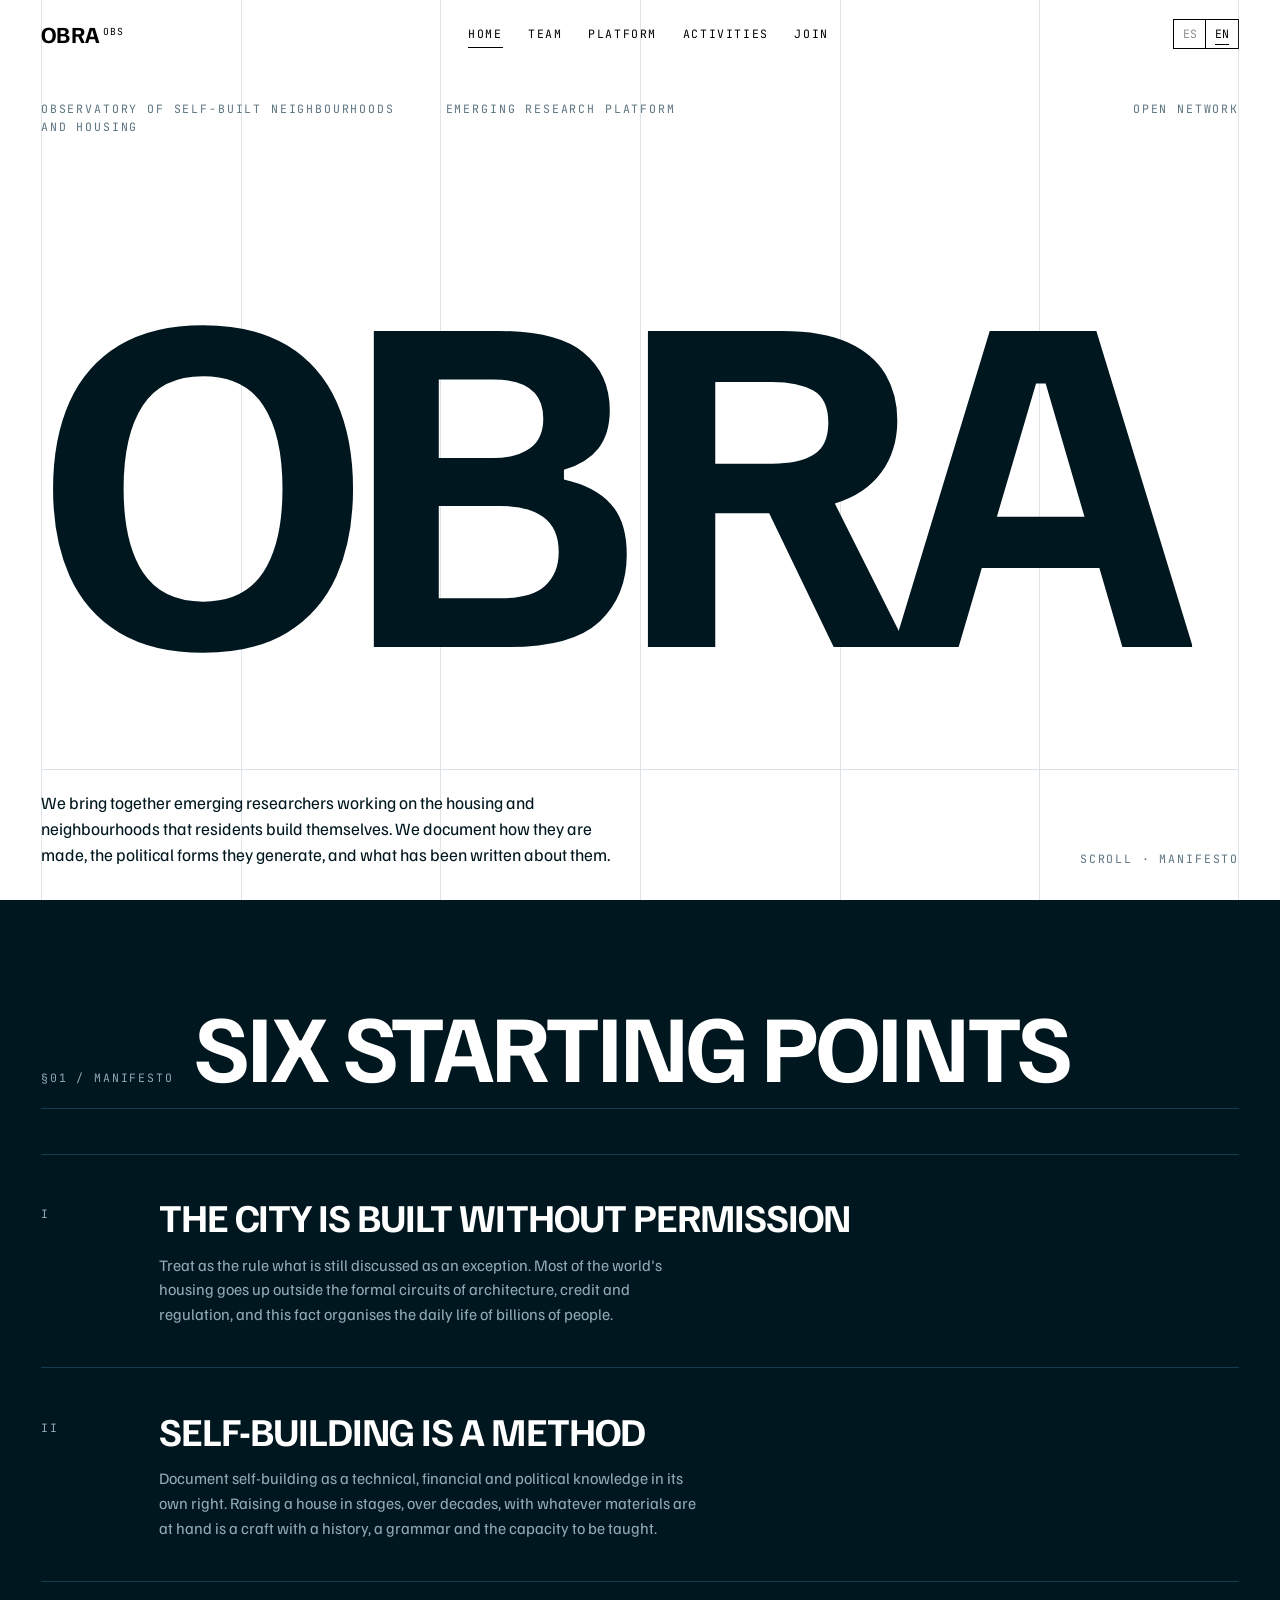
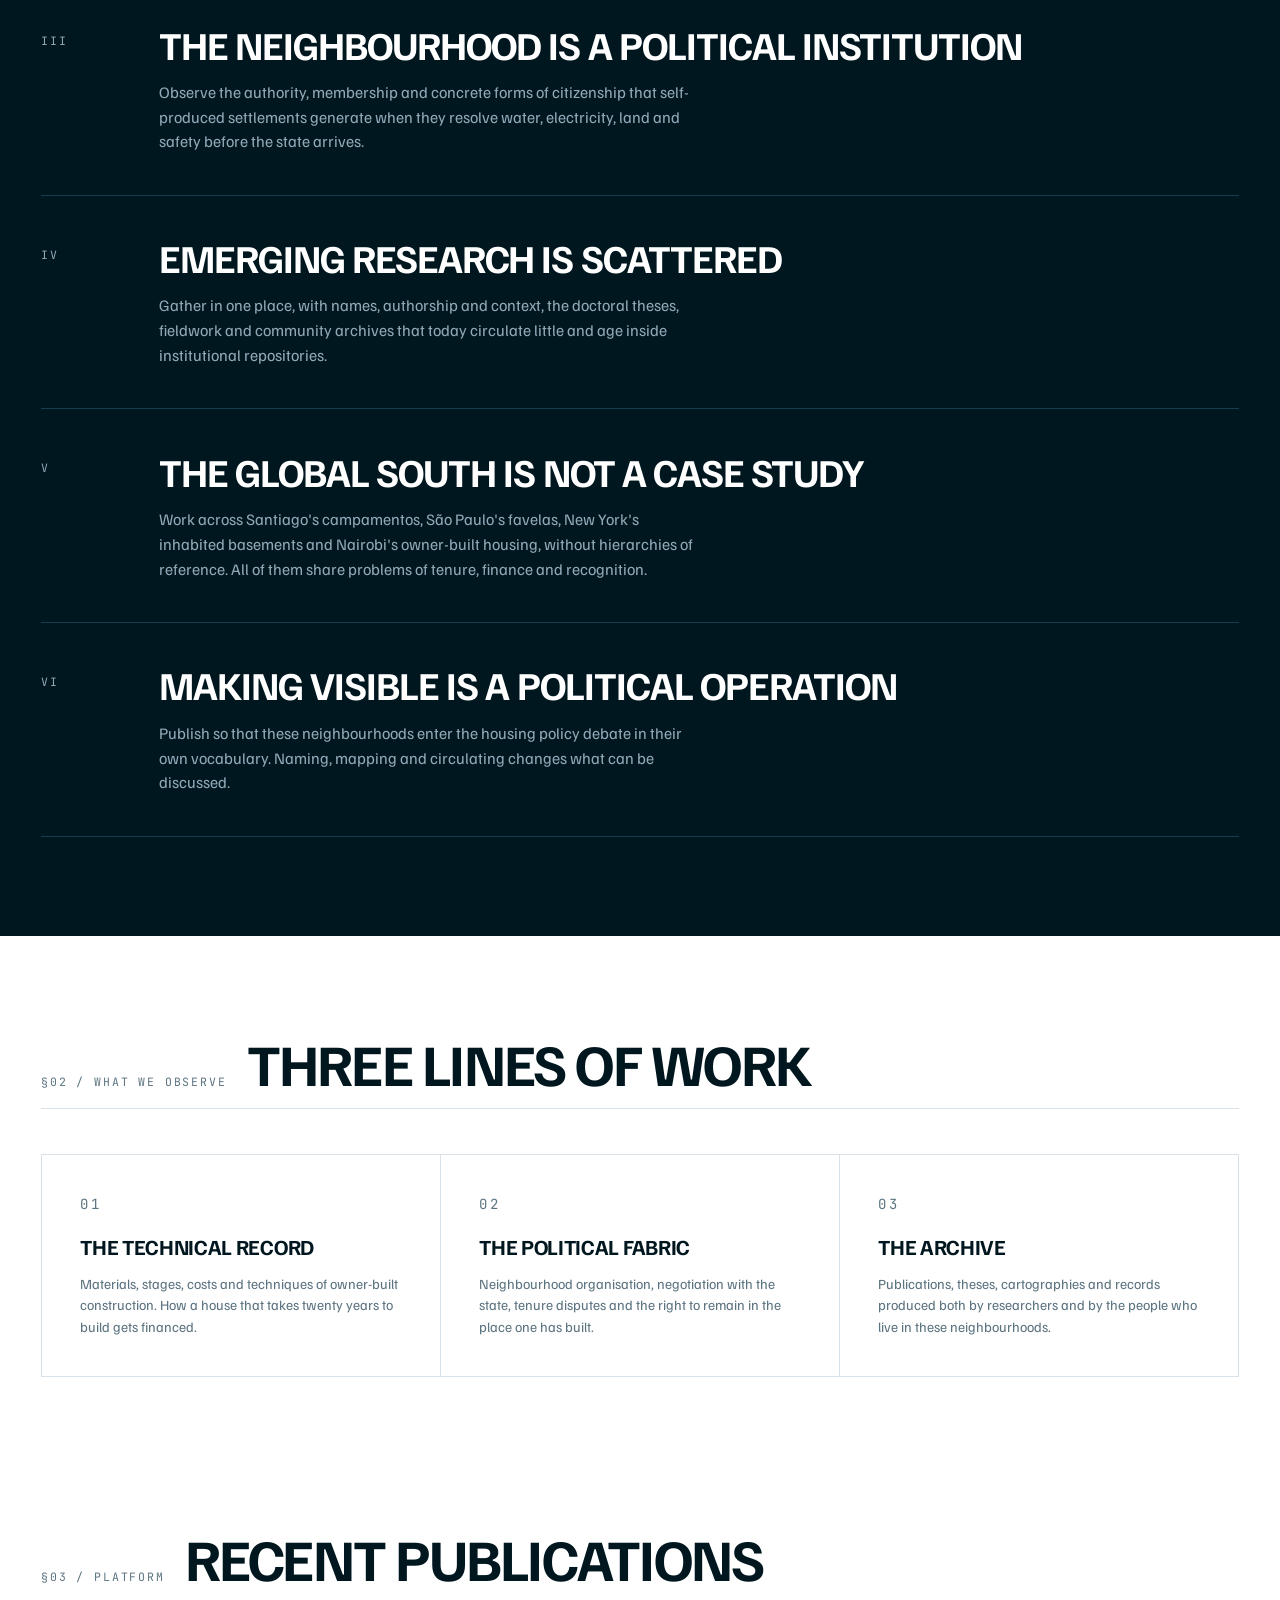
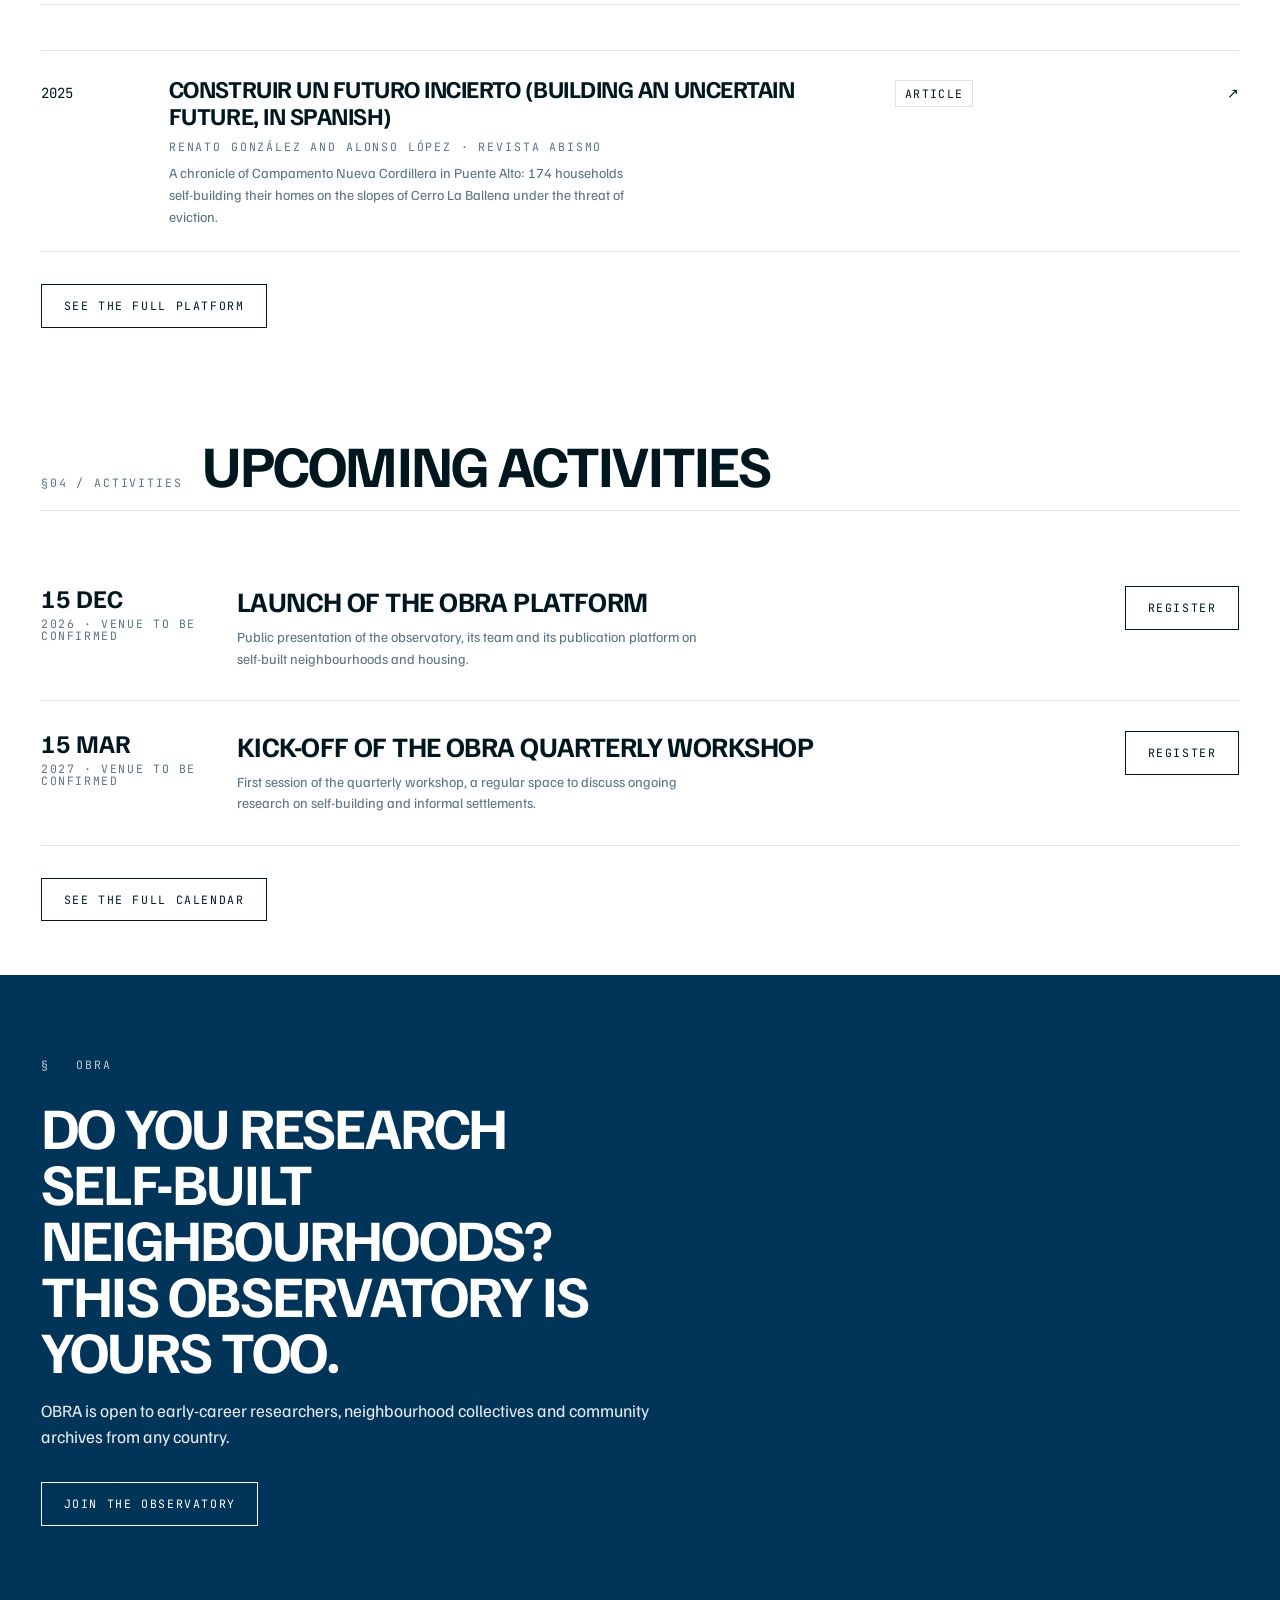
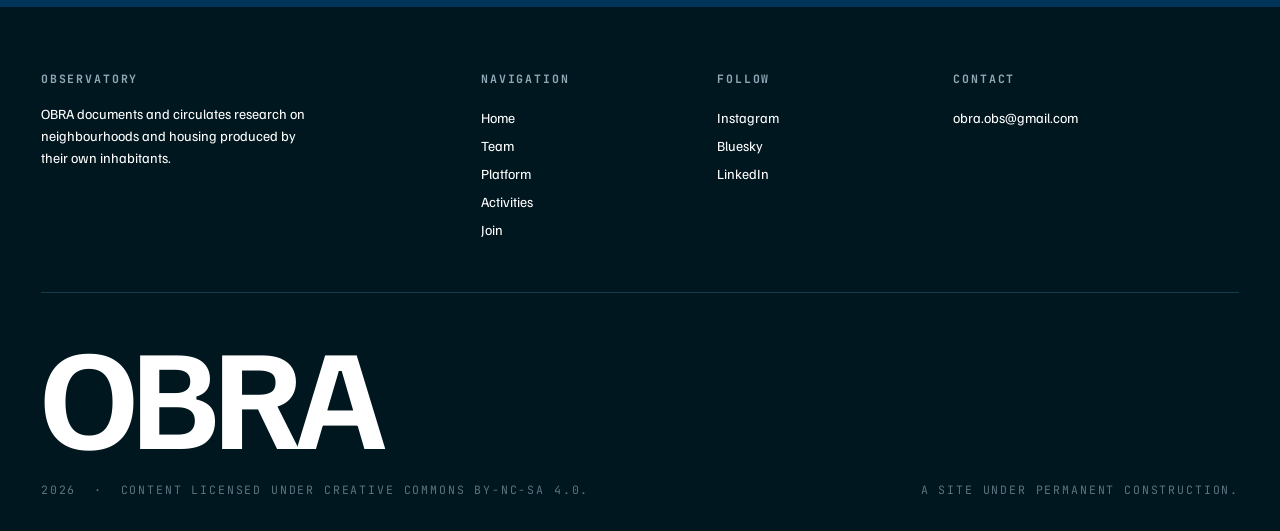
<file: index.html>
<!DOCTYPE html>
<html lang="es">
<head>
  <meta charset="utf-8">
  <meta name="viewport" content="width=device-width, initial-scale=1">
  <title>OBRA · Observatorio de Barrios y Residencias Autoconstruidas</title>
  <meta name="description" content="Plataforma de investigación emergente sobre viviendas y barrios autoproducidos por sus habitantes.">
  <meta name="theme-color" content="#00171F">
  <meta property="og:type" content="website">
  <meta property="og:title" content="OBRA · Observatorio de Barrios y Residencias Autoconstruidas">
  <meta property="og:description" content="Plataforma de investigación emergente sobre viviendas y barrios autoproducidos por sus habitantes.">
  <meta property="og:site_name" content="OBRA">
  <link rel="icon" href="data:image/svg+xml,%3Csvg xmlns=%27http://www.w3.org/2000/svg%27 viewBox=%270 0 100 100%27%3E%3Crect width=%27100%27 height=%27100%27 fill=%27%2300171F%27/%3E%3Ccircle cx=%2750%27 cy=%2750%27 r=%2726%27 fill=%27none%27 stroke=%27%23007EA7%27 stroke-width=%2712%27/%3E%3C/svg%3E">
  <link rel="preload" href="assets/fonts/familjen-grotesk-var.woff2" as="font" type="font/woff2" crossorigin>
  <link rel="preload" href="assets/fonts/jetbrains-mono-var.woff2" as="font" type="font/woff2" crossorigin>
  <link rel="stylesheet" href="assets/css/style.css">
</head>
<body data-page="home">
  <a class="skip-link" href="#main" data-i18n="skip">Ir al contenido</a>
  <div class="grid-lines" aria-hidden="true"><span></span><span></span><span></span><span></span><span></span><span></span></div>
  <header class="site-header">
    <div class="wrap">
      <a class="brand" href="index.html">Obra<sup>obs</sup></a>
      <nav class="nav" id="site-nav" data-open="false" aria-label="Principal">
        <a href="index.html" data-i18n="nav.home" aria-current="page">Inicio</a>
        <a href="equipo.html" data-i18n="nav.team">Equipo</a>
        <a href="plataforma.html" data-i18n="nav.platform">Plataforma</a>
        <a href="actividades.html" data-i18n="nav.activities">Actividades</a>
        <a href="unete.html" data-i18n="nav.join">Únete</a>
      </nav>
      <div class="header-tools">
        <div class="lang" role="group" aria-label="Idioma / Language">
          <button type="button" data-lang-btn="es" aria-pressed="true">ES</button>
          <button type="button" data-lang-btn="en" aria-pressed="false">EN</button>
        </div>
        <button class="nav-toggle" type="button" aria-expanded="false" aria-controls="site-nav" data-i18n="nav.menu">Menú</button>
      </div>
    </div>
  </header>
  <main id="main">

    <section class="hero wrap">
      <div class="hero__top">
        <p class="meta" data-i18n="hero.meta1"></p>
        <p class="meta" data-i18n="hero.meta2"></p>
        <p class="meta" data-i18n="hero.meta3"></p>
      </div>

      <h1 class="hero__type"><span>Obra</span></h1>

      <div class="hero__bottom">
        <p class="lede" data-i18n="hero.lede"></p>
        <p class="meta hero__scroll"><span data-i18n="hero.scroll"></span></p>
      </div>
    </section>

    <section class="section section--dark manifesto" id="manifiesto">
      <div class="wrap">
        <div class="section-head">
          <p class="meta" data-i18n="manifesto.label"></p>
          <h2 class="display h-xxl" data-i18n="manifesto.title"></h2>
        </div>

        <div class="thesis" data-reveal>
          <p class="thesis__num">I</p>
          <div><h3 data-i18n="m1.h"></h3><p data-i18n="m1.p"></p></div>
        </div>
        <div class="thesis" data-reveal>
          <p class="thesis__num">II</p>
          <div><h3 data-i18n="m2.h"></h3><p data-i18n="m2.p"></p></div>
        </div>
        <div class="thesis" data-reveal>
          <p class="thesis__num">III</p>
          <div><h3 data-i18n="m3.h"></h3><p data-i18n="m3.p"></p></div>
        </div>
        <div class="thesis" data-reveal>
          <p class="thesis__num">IV</p>
          <div><h3 data-i18n="m4.h"></h3><p data-i18n="m4.p"></p></div>
        </div>
        <div class="thesis" data-reveal>
          <p class="thesis__num">V</p>
          <div><h3 data-i18n="m5.h"></h3><p data-i18n="m5.p"></p></div>
        </div>
        <div class="thesis" data-reveal>
          <p class="thesis__num">VI</p>
          <div><h3 data-i18n="m6.h"></h3><p data-i18n="m6.p"></p></div>
        </div>
      </div>
    </section>

    <section class="section">
      <div class="wrap">
        <div class="section-head">
          <p class="meta" data-i18n="axioms.label"></p>
          <h2 class="display h-xl" data-i18n="axioms.title"></h2>
        </div>
        <div class="cols-3">
          <article class="axiom" data-reveal>
            <p class="meta">01</p><h3 data-i18n="ax1.h"></h3><p data-i18n="ax1.p"></p>
          </article>
          <article class="axiom" data-reveal>
            <p class="meta">02</p><h3 data-i18n="ax2.h"></h3><p data-i18n="ax2.p"></p>
          </article>
          <article class="axiom" data-reveal>
            <p class="meta">03</p><h3 data-i18n="ax3.h"></h3><p data-i18n="ax3.p"></p>
          </article>
        </div>
      </div>
    </section>

    <section class="section section--tight">
      <div class="wrap">
        <div class="section-head">
          <p class="meta" data-i18n="latest.label"></p>
          <h2 class="display h-xl" data-i18n="latest.title"></h2>
        </div>
        <div class="index" id="latest-list"></div>
        <p style="margin-top:2rem"><a class="btn" href="plataforma.html" data-i18n="latest.all"></a></p>
      </div>
    </section>

    <section class="section section--tight">
      <div class="wrap">
        <div class="section-head">
          <p class="meta" data-i18n="next.label"></p>
          <h2 class="display h-xl" data-i18n="next.title"></h2>
        </div>
        <div id="next-list"></div>
        <p style="margin-top:2rem"><a class="btn" href="actividades.html" data-i18n="next.all"></a></p>
      </div>
    </section>

  </main>
  <section class="cta">
    <div class="wrap">
      <p class="meta" style="color:inherit;opacity:.75">§ &nbsp; OBRA</p>
      <h2 class="display h-xl" data-i18n="cta.title" style="margin-top:1.5rem">¿Investigas barrios autoconstruidos?</h2>
      <p class="lede" style="color:inherit;margin-top:1.25rem;opacity:.9" data-i18n="cta.text"></p>
      <a class="btn" href="unete.html" data-i18n="cta.btn">Súmate al observatorio</a>
    </div>
  </section>

  <footer class="site-footer">
    <div class="wrap">
      <div class="footer-grid">
        <div>
          <h4 data-i18n="footer.about.h">Observatorio</h4>
          <p style="font-size:.875rem;max-width:34ch" data-i18n="footer.about.p"></p>
        </div>
        <div>
          <h4 data-i18n="footer.nav.h">Navegación</h4>
          <ul>
            <li><a href="index.html" data-i18n="nav.home">Inicio</a></li>
            <li><a href="equipo.html" data-i18n="nav.team">Equipo</a></li>
            <li><a href="plataforma.html" data-i18n="nav.platform">Plataforma</a></li>
            <li><a href="actividades.html" data-i18n="nav.activities">Actividades</a></li>
            <li><a href="unete.html" data-i18n="nav.join">Únete</a></li>
          </ul>
        </div>
        <div>
          <h4 data-i18n="footer.follow.h">Seguir</h4>
          <ul id="footer-social"></ul>
        </div>
        <div>
          <h4 data-i18n="footer.contact.h">Contacto</h4>
          <ul>
            <li><a data-contact-email href="#">obra.obs@gmail.com</a></li>
          </ul>
        </div>
      </div>
      <div class="footer-mark" aria-hidden="true">Obra</div>
      <div class="footer-legal">
        <p class="meta"><span id="footer-year">2026</span> &nbsp;·&nbsp; <span data-i18n="footer.rights"></span></p>
        <p class="meta" data-i18n="footer.credit"></p>
      </div>
    </div>
  </footer>

  <script src="assets/js/content.js"></script>
  <script src="assets/js/main.js"></script>
</body>
</html>
</file>
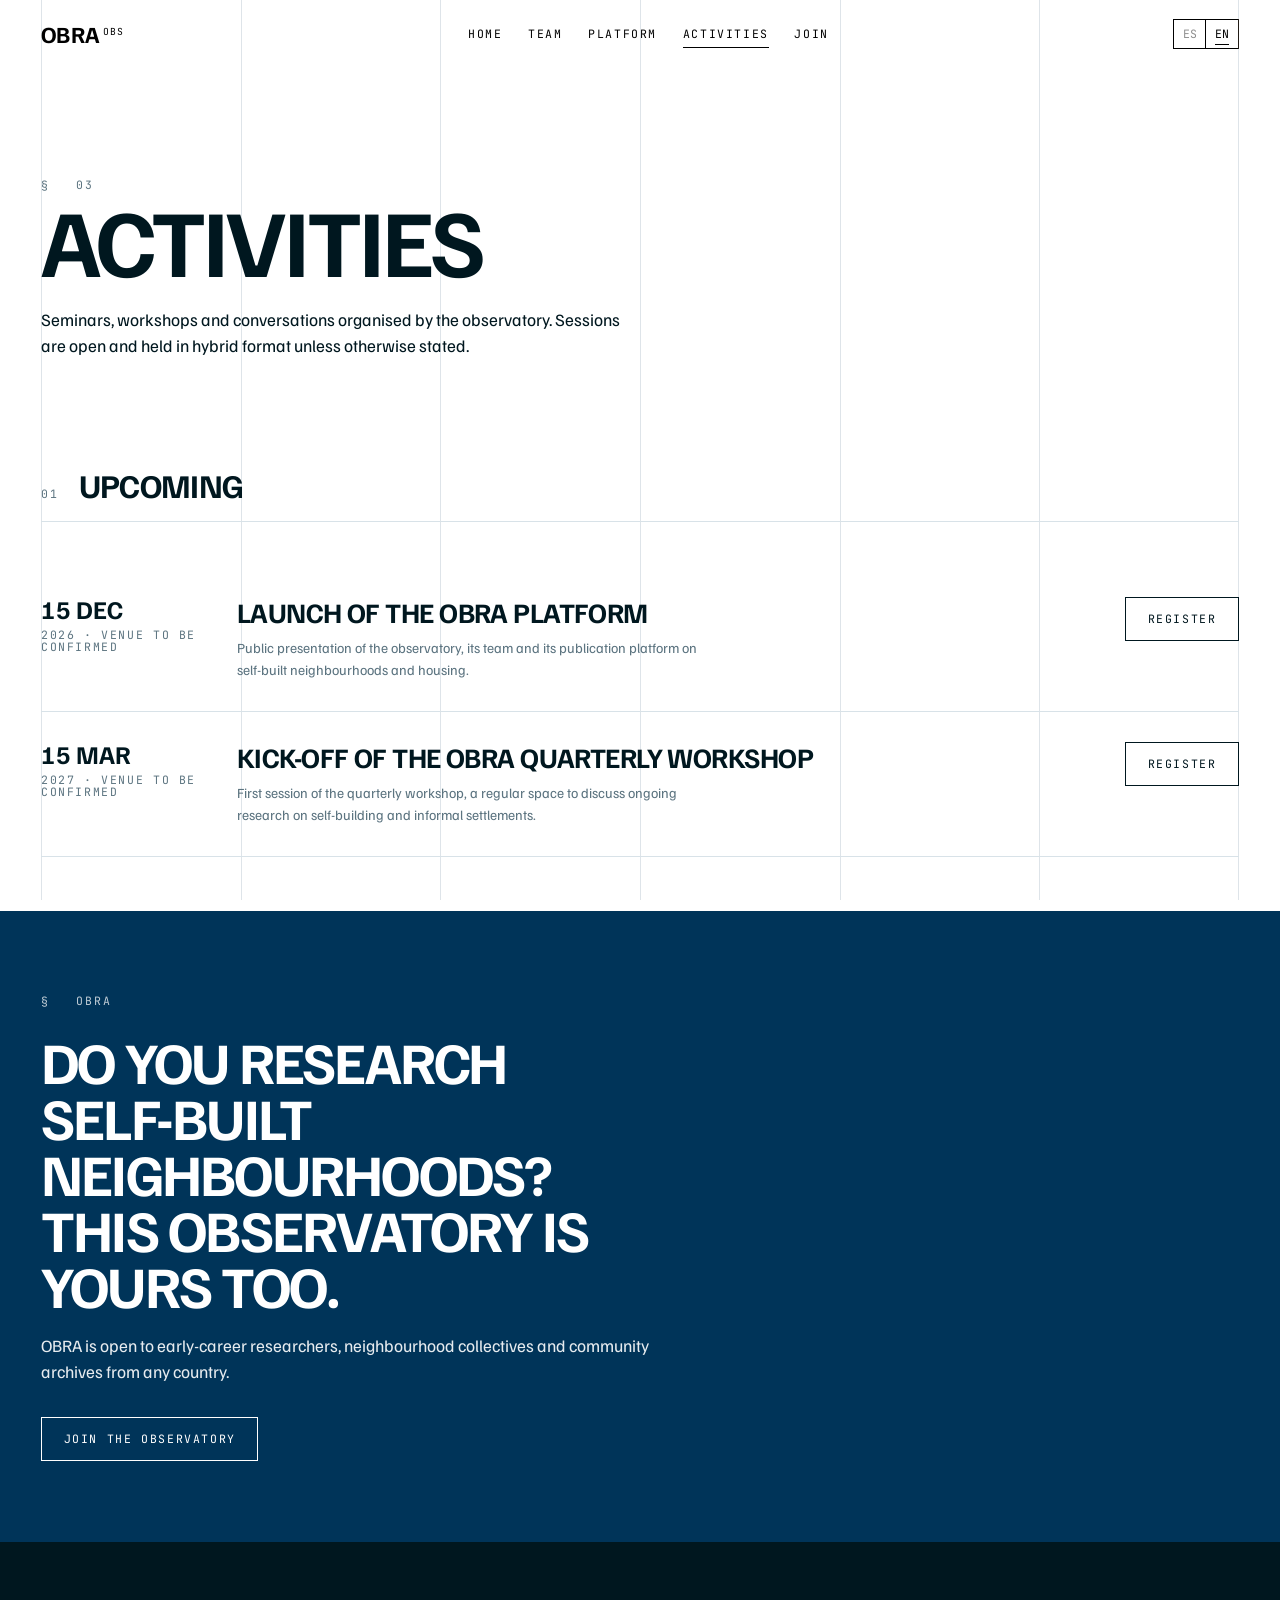
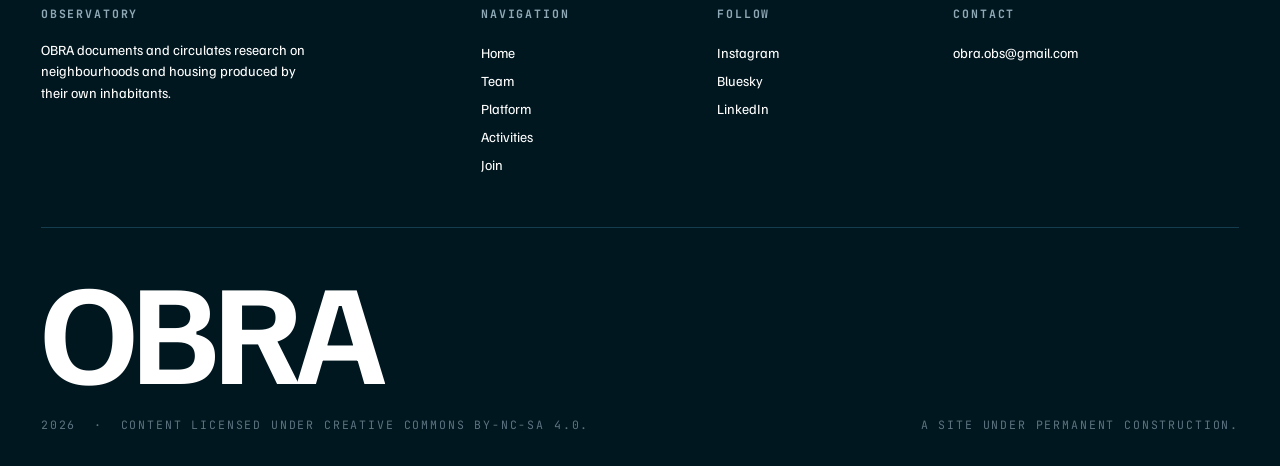
<file: actividades.html>
<!DOCTYPE html>
<html lang="es">
<head>
  <meta charset="utf-8">
  <meta name="viewport" content="width=device-width, initial-scale=1">
  <title>Actividades · OBRA</title>
  <meta name="description" content="Seminarios, talleres y conversatorios del observatorio OBRA.">
  <meta name="theme-color" content="#00171F">
  <meta property="og:type" content="website">
  <meta property="og:title" content="Actividades · OBRA">
  <meta property="og:description" content="Seminarios, talleres y conversatorios del observatorio OBRA.">
  <meta property="og:site_name" content="OBRA">
  <link rel="icon" href="data:image/svg+xml,%3Csvg xmlns=%27http://www.w3.org/2000/svg%27 viewBox=%270 0 100 100%27%3E%3Crect width=%27100%27 height=%27100%27 fill=%27%2300171F%27/%3E%3Ccircle cx=%2750%27 cy=%2750%27 r=%2726%27 fill=%27none%27 stroke=%27%23007EA7%27 stroke-width=%2712%27/%3E%3C/svg%3E">
  <link rel="preload" href="assets/fonts/familjen-grotesk-var.woff2" as="font" type="font/woff2" crossorigin>
  <link rel="preload" href="assets/fonts/jetbrains-mono-var.woff2" as="font" type="font/woff2" crossorigin>
  <link rel="stylesheet" href="assets/css/style.css">
</head>
<body data-page="activities">
  <a class="skip-link" href="#main" data-i18n="skip">Ir al contenido</a>
  <div class="grid-lines" aria-hidden="true"><span></span><span></span><span></span><span></span><span></span><span></span></div>
  <header class="site-header">
    <div class="wrap">
      <a class="brand" href="index.html">Obra<sup>obs</sup></a>
      <nav class="nav" id="site-nav" data-open="false" aria-label="Principal">
        <a href="index.html" data-i18n="nav.home">Inicio</a>
        <a href="equipo.html" data-i18n="nav.team">Equipo</a>
        <a href="plataforma.html" data-i18n="nav.platform">Plataforma</a>
        <a href="actividades.html" data-i18n="nav.activities" aria-current="page">Actividades</a>
        <a href="unete.html" data-i18n="nav.join">Únete</a>
      </nav>
      <div class="header-tools">
        <div class="lang" role="group" aria-label="Idioma / Language">
          <button type="button" data-lang-btn="es" aria-pressed="true">ES</button>
          <button type="button" data-lang-btn="en" aria-pressed="false">EN</button>
        </div>
        <button class="nav-toggle" type="button" aria-expanded="false" aria-controls="site-nav" data-i18n="nav.menu">Menú</button>
      </div>
    </div>
  </header>
  <main id="main">
    <section class="page-head wrap">
      <p class="meta">§ &nbsp; 03</p>
      <h1 class="display h-xxl" data-i18n="activities.title">Actividades</h1>
      <p class="lede" data-i18n="activities.lede"></p>
    </section>

    <section class="section section--tight">
      <div class="wrap">
        <div class="section-head">
          <p class="meta">01</p>
          <h2 class="display h-lg" data-i18n="activities.next"></h2>
        </div>
        <div id="activities-upcoming"></div>
      </div>
    </section>

    <section class="section section--tight">
      <div class="wrap">
        <div class="section-head">
          <p class="meta">02</p>
          <h2 class="display h-lg" data-i18n="activities.past"></h2>
        </div>
        <div id="activities-past"></div>
      </div>
    </section>
  </main>
  <section class="cta">
    <div class="wrap">
      <p class="meta" style="color:inherit;opacity:.75">§ &nbsp; OBRA</p>
      <h2 class="display h-xl" data-i18n="cta.title" style="margin-top:1.5rem">¿Investigas barrios autoconstruidos?</h2>
      <p class="lede" style="color:inherit;margin-top:1.25rem;opacity:.9" data-i18n="cta.text"></p>
      <a class="btn" href="unete.html" data-i18n="cta.btn">Súmate al observatorio</a>
    </div>
  </section>

  <footer class="site-footer">
    <div class="wrap">
      <div class="footer-grid">
        <div>
          <h4 data-i18n="footer.about.h">Observatorio</h4>
          <p style="font-size:.875rem;max-width:34ch" data-i18n="footer.about.p"></p>
        </div>
        <div>
          <h4 data-i18n="footer.nav.h">Navegación</h4>
          <ul>
            <li><a href="index.html" data-i18n="nav.home">Inicio</a></li>
            <li><a href="equipo.html" data-i18n="nav.team">Equipo</a></li>
            <li><a href="plataforma.html" data-i18n="nav.platform">Plataforma</a></li>
            <li><a href="actividades.html" data-i18n="nav.activities">Actividades</a></li>
            <li><a href="unete.html" data-i18n="nav.join">Únete</a></li>
          </ul>
        </div>
        <div>
          <h4 data-i18n="footer.follow.h">Seguir</h4>
          <ul id="footer-social"></ul>
        </div>
        <div>
          <h4 data-i18n="footer.contact.h">Contacto</h4>
          <ul>
            <li><a data-contact-email href="#">obra.obs@gmail.com</a></li>
          </ul>
        </div>
      </div>
      <div class="footer-mark" aria-hidden="true">Obra</div>
      <div class="footer-legal">
        <p class="meta"><span id="footer-year">2026</span> &nbsp;·&nbsp; <span data-i18n="footer.rights"></span></p>
        <p class="meta" data-i18n="footer.credit"></p>
      </div>
    </div>
  </footer>

  <script src="assets/js/content.js"></script>
  <script src="assets/js/main.js"></script>
</body>
</html>
</file>
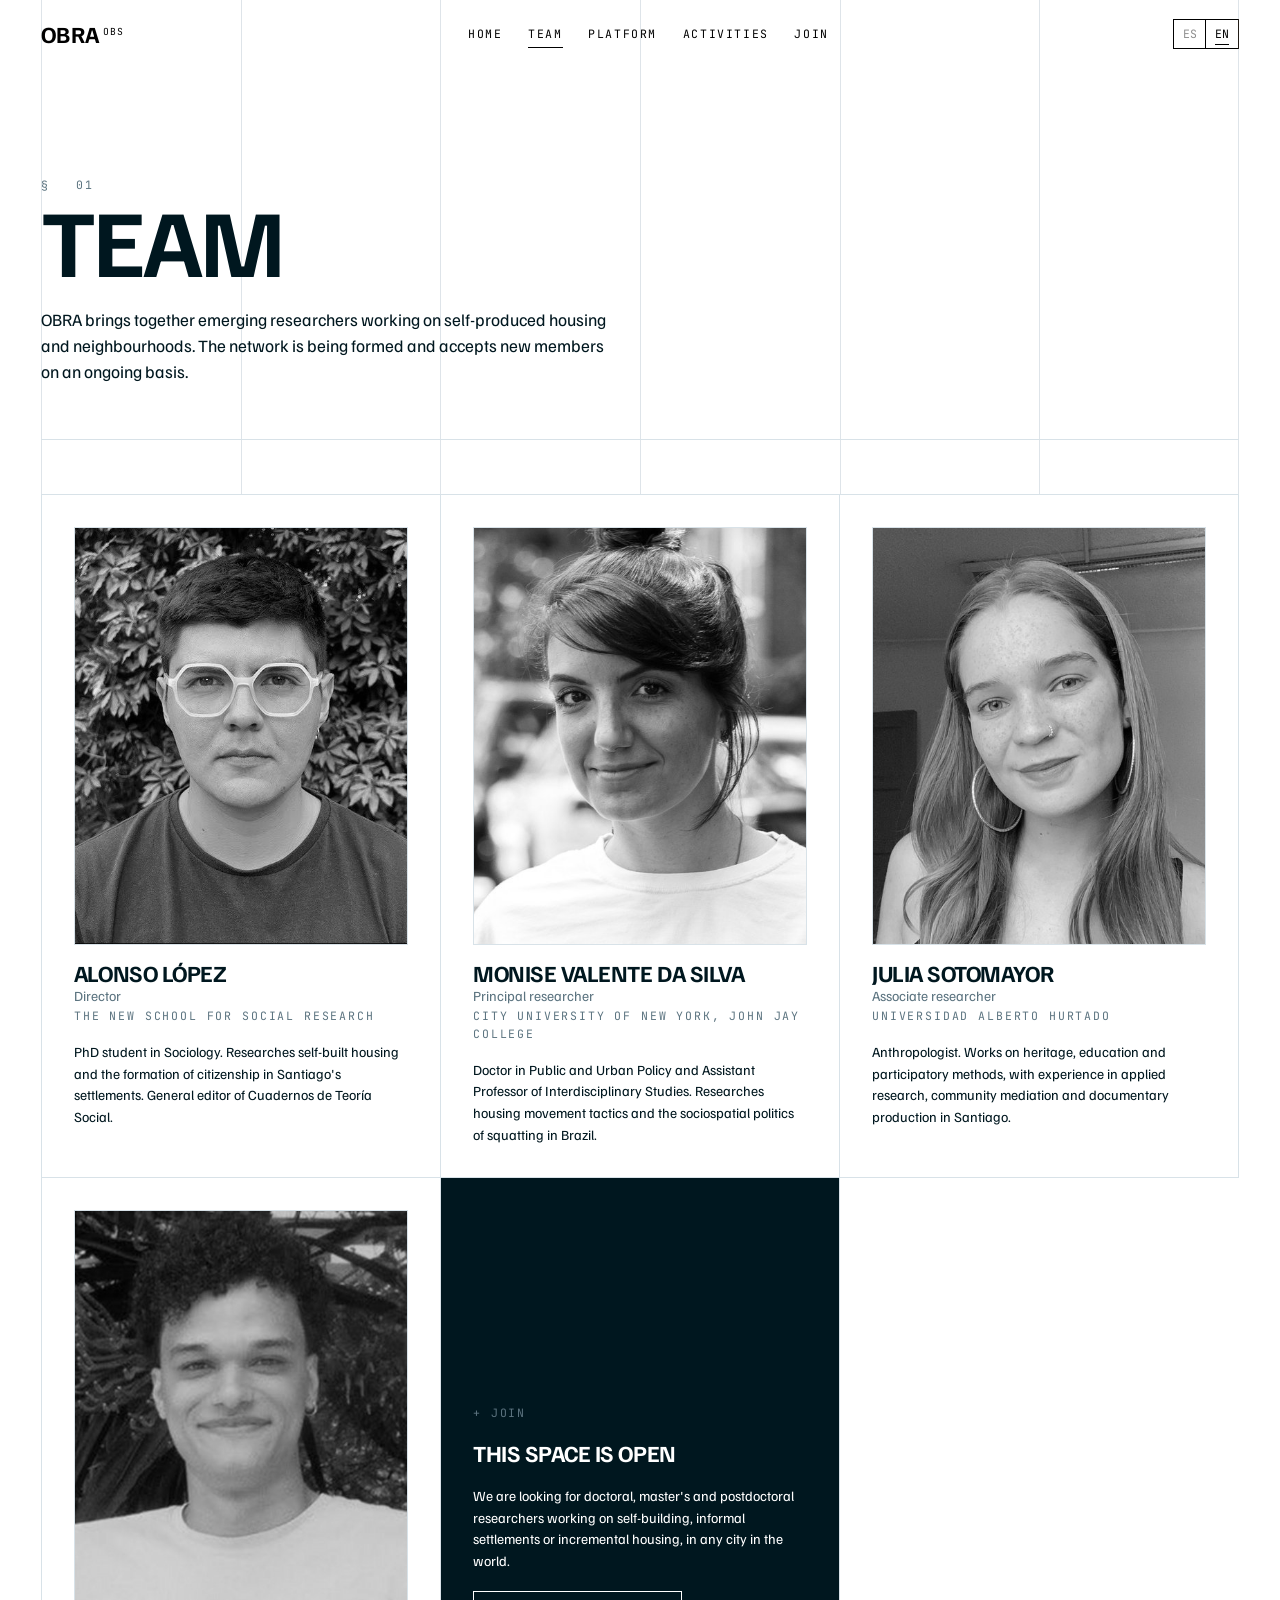
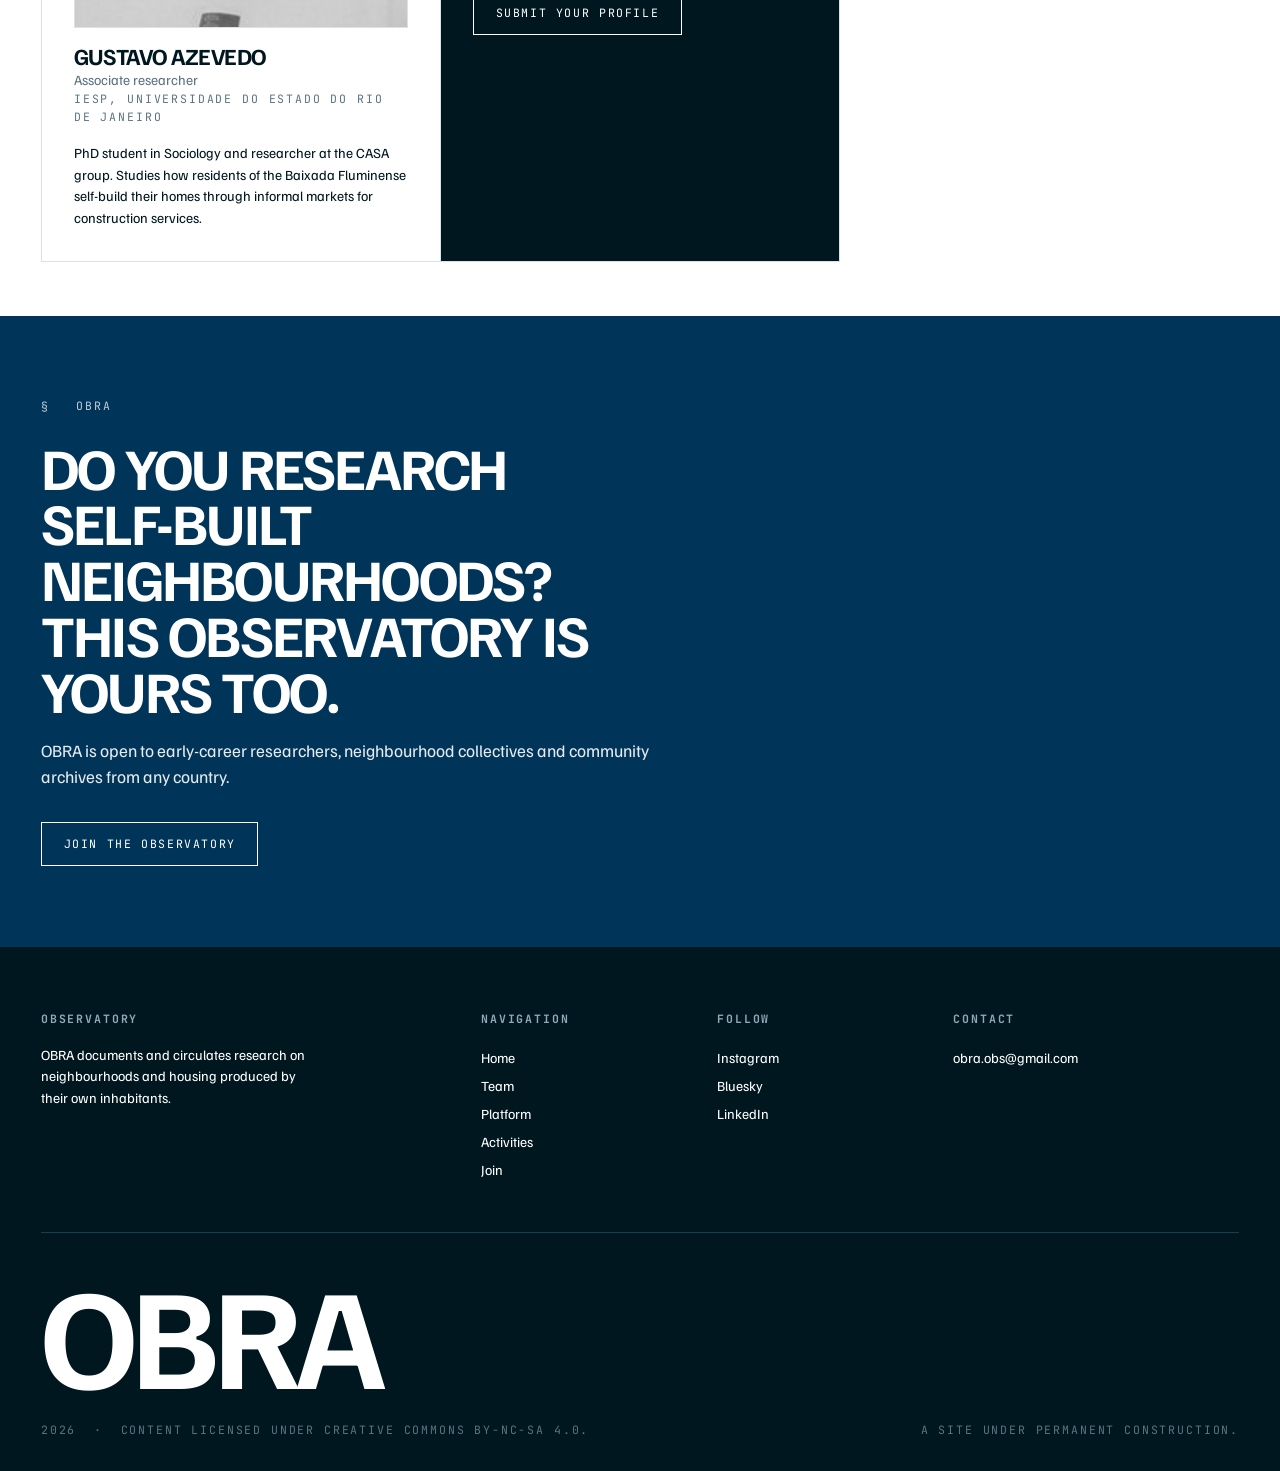
<file: equipo.html>
<!DOCTYPE html>
<html lang="es">
<head>
  <meta charset="utf-8">
  <meta name="viewport" content="width=device-width, initial-scale=1">
  <title>Equipo · OBRA</title>
  <meta name="description" content="Investigadoras e investigadores emergentes del observatorio OBRA.">
  <meta name="theme-color" content="#00171F">
  <meta property="og:type" content="website">
  <meta property="og:title" content="Equipo · OBRA">
  <meta property="og:description" content="Investigadoras e investigadores emergentes del observatorio OBRA.">
  <meta property="og:site_name" content="OBRA">
  <link rel="icon" href="data:image/svg+xml,%3Csvg xmlns=%27http://www.w3.org/2000/svg%27 viewBox=%270 0 100 100%27%3E%3Crect width=%27100%27 height=%27100%27 fill=%27%2300171F%27/%3E%3Ccircle cx=%2750%27 cy=%2750%27 r=%2726%27 fill=%27none%27 stroke=%27%23007EA7%27 stroke-width=%2712%27/%3E%3C/svg%3E">
  <link rel="preload" href="assets/fonts/familjen-grotesk-var.woff2" as="font" type="font/woff2" crossorigin>
  <link rel="preload" href="assets/fonts/jetbrains-mono-var.woff2" as="font" type="font/woff2" crossorigin>
  <link rel="stylesheet" href="assets/css/style.css">
</head>
<body data-page="team">
  <a class="skip-link" href="#main" data-i18n="skip">Ir al contenido</a>
  <div class="grid-lines" aria-hidden="true"><span></span><span></span><span></span><span></span><span></span><span></span></div>
  <header class="site-header">
    <div class="wrap">
      <a class="brand" href="index.html">Obra<sup>obs</sup></a>
      <nav class="nav" id="site-nav" data-open="false" aria-label="Principal">
        <a href="index.html" data-i18n="nav.home">Inicio</a>
        <a href="equipo.html" data-i18n="nav.team" aria-current="page">Equipo</a>
        <a href="plataforma.html" data-i18n="nav.platform">Plataforma</a>
        <a href="actividades.html" data-i18n="nav.activities">Actividades</a>
        <a href="unete.html" data-i18n="nav.join">Únete</a>
      </nav>
      <div class="header-tools">
        <div class="lang" role="group" aria-label="Idioma / Language">
          <button type="button" data-lang-btn="es" aria-pressed="true">ES</button>
          <button type="button" data-lang-btn="en" aria-pressed="false">EN</button>
        </div>
        <button class="nav-toggle" type="button" aria-expanded="false" aria-controls="site-nav" data-i18n="nav.menu">Menú</button>
      </div>
    </div>
  </header>
  <main id="main">
    <section class="page-head wrap">
      <p class="meta">§ &nbsp; 01</p>
      <h1 class="display h-xxl" data-i18n="team.title">Equipo</h1>
      <p class="lede" data-i18n="team.lede"></p>
    </section>
    <div class="wrap"><hr class="rule"></div>
    <section class="section section--tight">
      <div class="wrap">
        <div class="people" id="team-grid"></div>
      </div>
    </section>
  </main>
  <section class="cta">
    <div class="wrap">
      <p class="meta" style="color:inherit;opacity:.75">§ &nbsp; OBRA</p>
      <h2 class="display h-xl" data-i18n="cta.title" style="margin-top:1.5rem">¿Investigas barrios autoconstruidos?</h2>
      <p class="lede" style="color:inherit;margin-top:1.25rem;opacity:.9" data-i18n="cta.text"></p>
      <a class="btn" href="unete.html" data-i18n="cta.btn">Súmate al observatorio</a>
    </div>
  </section>

  <footer class="site-footer">
    <div class="wrap">
      <div class="footer-grid">
        <div>
          <h4 data-i18n="footer.about.h">Observatorio</h4>
          <p style="font-size:.875rem;max-width:34ch" data-i18n="footer.about.p"></p>
        </div>
        <div>
          <h4 data-i18n="footer.nav.h">Navegación</h4>
          <ul>
            <li><a href="index.html" data-i18n="nav.home">Inicio</a></li>
            <li><a href="equipo.html" data-i18n="nav.team">Equipo</a></li>
            <li><a href="plataforma.html" data-i18n="nav.platform">Plataforma</a></li>
            <li><a href="actividades.html" data-i18n="nav.activities">Actividades</a></li>
            <li><a href="unete.html" data-i18n="nav.join">Únete</a></li>
          </ul>
        </div>
        <div>
          <h4 data-i18n="footer.follow.h">Seguir</h4>
          <ul id="footer-social"></ul>
        </div>
        <div>
          <h4 data-i18n="footer.contact.h">Contacto</h4>
          <ul>
            <li><a data-contact-email href="#">obra.obs@gmail.com</a></li>
          </ul>
        </div>
      </div>
      <div class="footer-mark" aria-hidden="true">Obra</div>
      <div class="footer-legal">
        <p class="meta"><span id="footer-year">2026</span> &nbsp;·&nbsp; <span data-i18n="footer.rights"></span></p>
        <p class="meta" data-i18n="footer.credit"></p>
      </div>
    </div>
  </footer>

  <script src="assets/js/content.js"></script>
  <script src="assets/js/main.js"></script>
</body>
</html>
</file>
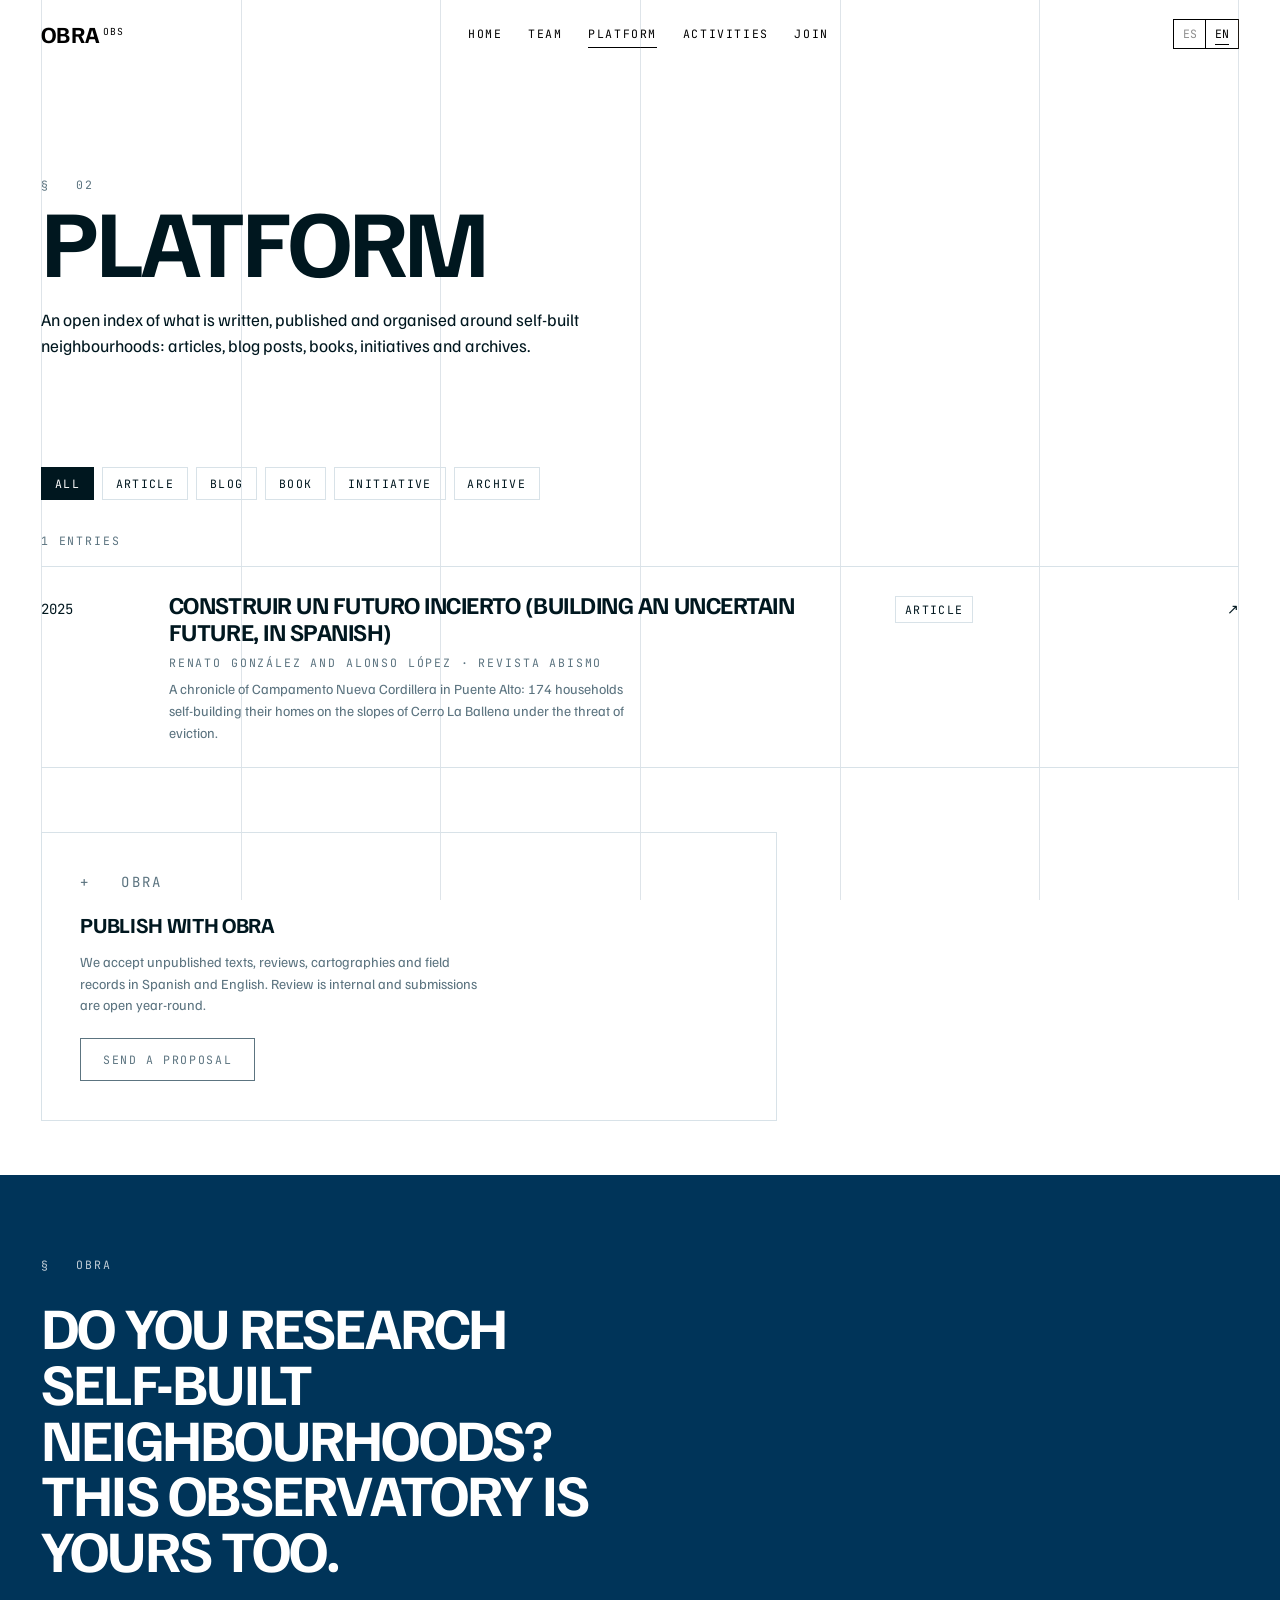
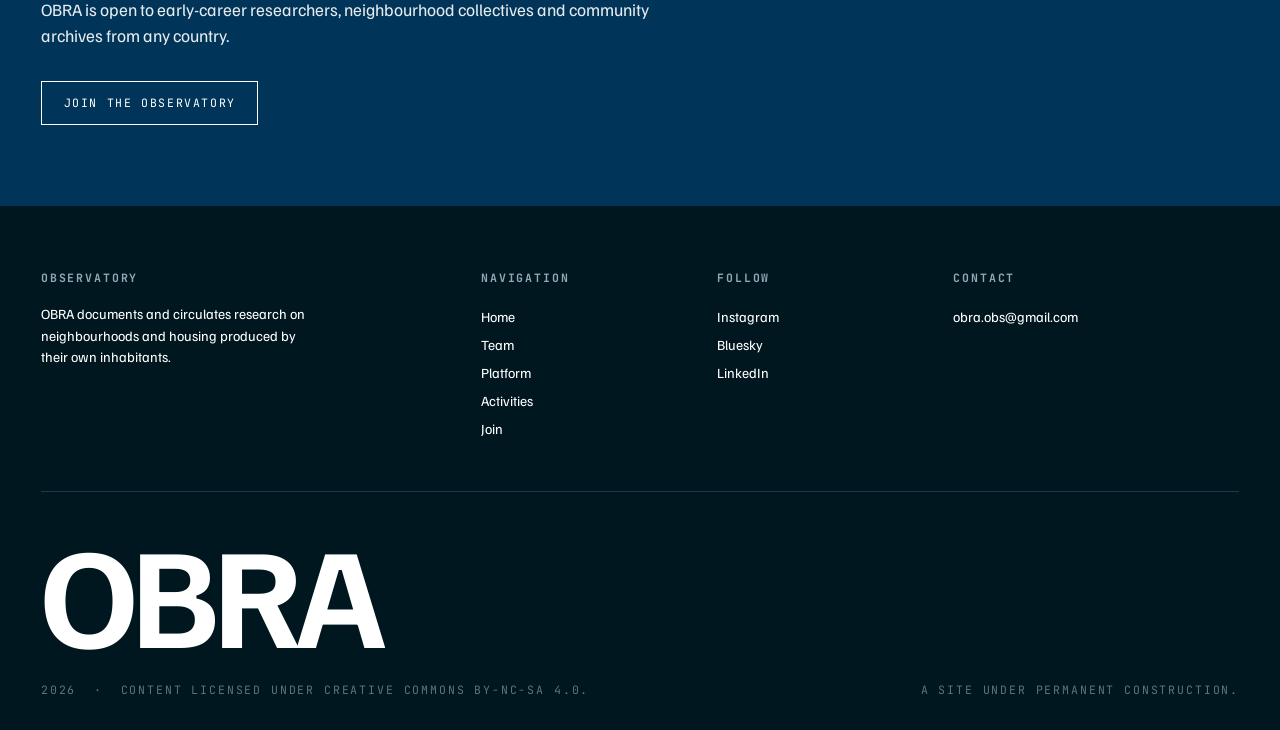
<file: plataforma.html>
<!DOCTYPE html>
<html lang="es">
<head>
  <meta charset="utf-8">
  <meta name="viewport" content="width=device-width, initial-scale=1">
  <title>Plataforma · OBRA</title>
  <meta name="description" content="Artículos, entradas, libros e iniciativas sobre autoconstrucción.">
  <meta name="theme-color" content="#00171F">
  <meta property="og:type" content="website">
  <meta property="og:title" content="Plataforma · OBRA">
  <meta property="og:description" content="Artículos, entradas, libros e iniciativas sobre autoconstrucción.">
  <meta property="og:site_name" content="OBRA">
  <link rel="icon" href="data:image/svg+xml,%3Csvg xmlns=%27http://www.w3.org/2000/svg%27 viewBox=%270 0 100 100%27%3E%3Crect width=%27100%27 height=%27100%27 fill=%27%2300171F%27/%3E%3Ccircle cx=%2750%27 cy=%2750%27 r=%2726%27 fill=%27none%27 stroke=%27%23007EA7%27 stroke-width=%2712%27/%3E%3C/svg%3E">
  <link rel="preload" href="assets/fonts/familjen-grotesk-var.woff2" as="font" type="font/woff2" crossorigin>
  <link rel="preload" href="assets/fonts/jetbrains-mono-var.woff2" as="font" type="font/woff2" crossorigin>
  <link rel="stylesheet" href="assets/css/style.css">
</head>
<body data-page="platform">
  <a class="skip-link" href="#main" data-i18n="skip">Ir al contenido</a>
  <div class="grid-lines" aria-hidden="true"><span></span><span></span><span></span><span></span><span></span><span></span></div>
  <header class="site-header">
    <div class="wrap">
      <a class="brand" href="index.html">Obra<sup>obs</sup></a>
      <nav class="nav" id="site-nav" data-open="false" aria-label="Principal">
        <a href="index.html" data-i18n="nav.home">Inicio</a>
        <a href="equipo.html" data-i18n="nav.team">Equipo</a>
        <a href="plataforma.html" data-i18n="nav.platform" aria-current="page">Plataforma</a>
        <a href="actividades.html" data-i18n="nav.activities">Actividades</a>
        <a href="unete.html" data-i18n="nav.join">Únete</a>
      </nav>
      <div class="header-tools">
        <div class="lang" role="group" aria-label="Idioma / Language">
          <button type="button" data-lang-btn="es" aria-pressed="true">ES</button>
          <button type="button" data-lang-btn="en" aria-pressed="false">EN</button>
        </div>
        <button class="nav-toggle" type="button" aria-expanded="false" aria-controls="site-nav" data-i18n="nav.menu">Menú</button>
      </div>
    </div>
  </header>
  <main id="main">
    <section class="page-head wrap">
      <p class="meta">§ &nbsp; 02</p>
      <h1 class="display h-xxl" data-i18n="platform.title">Plataforma</h1>
      <p class="lede" data-i18n="platform.lede"></p>
    </section>

    <section class="section section--tight">
      <div class="wrap">
        <div class="filters" id="publication-filters" role="group" aria-label="Filtros"></div>
        <p class="meta" id="publication-count" style="margin-bottom:1rem"></p>
        <div class="index" id="publication-list"></div>

        <div class="block-note" style="margin-top:4rem" data-reveal>
          <p class="meta">+ &nbsp; OBRA</p>
          <h3 data-i18n="platform.submit.h"></h3>
          <p data-i18n="platform.submit.p"></p>
          <p style="margin-top:1.35rem"><a class="btn" href="unete.html" data-i18n="platform.submit.btn"></a></p>
        </div>
      </div>
    </section>
  </main>
  <section class="cta">
    <div class="wrap">
      <p class="meta" style="color:inherit;opacity:.75">§ &nbsp; OBRA</p>
      <h2 class="display h-xl" data-i18n="cta.title" style="margin-top:1.5rem">¿Investigas barrios autoconstruidos?</h2>
      <p class="lede" style="color:inherit;margin-top:1.25rem;opacity:.9" data-i18n="cta.text"></p>
      <a class="btn" href="unete.html" data-i18n="cta.btn">Súmate al observatorio</a>
    </div>
  </section>

  <footer class="site-footer">
    <div class="wrap">
      <div class="footer-grid">
        <div>
          <h4 data-i18n="footer.about.h">Observatorio</h4>
          <p style="font-size:.875rem;max-width:34ch" data-i18n="footer.about.p"></p>
        </div>
        <div>
          <h4 data-i18n="footer.nav.h">Navegación</h4>
          <ul>
            <li><a href="index.html" data-i18n="nav.home">Inicio</a></li>
            <li><a href="equipo.html" data-i18n="nav.team">Equipo</a></li>
            <li><a href="plataforma.html" data-i18n="nav.platform">Plataforma</a></li>
            <li><a href="actividades.html" data-i18n="nav.activities">Actividades</a></li>
            <li><a href="unete.html" data-i18n="nav.join">Únete</a></li>
          </ul>
        </div>
        <div>
          <h4 data-i18n="footer.follow.h">Seguir</h4>
          <ul id="footer-social"></ul>
        </div>
        <div>
          <h4 data-i18n="footer.contact.h">Contacto</h4>
          <ul>
            <li><a data-contact-email href="#">obra.obs@gmail.com</a></li>
          </ul>
        </div>
      </div>
      <div class="footer-mark" aria-hidden="true">Obra</div>
      <div class="footer-legal">
        <p class="meta"><span id="footer-year">2026</span> &nbsp;·&nbsp; <span data-i18n="footer.rights"></span></p>
        <p class="meta" data-i18n="footer.credit"></p>
      </div>
    </div>
  </footer>

  <script src="assets/js/content.js"></script>
  <script src="assets/js/main.js"></script>
</body>
</html>
</file>
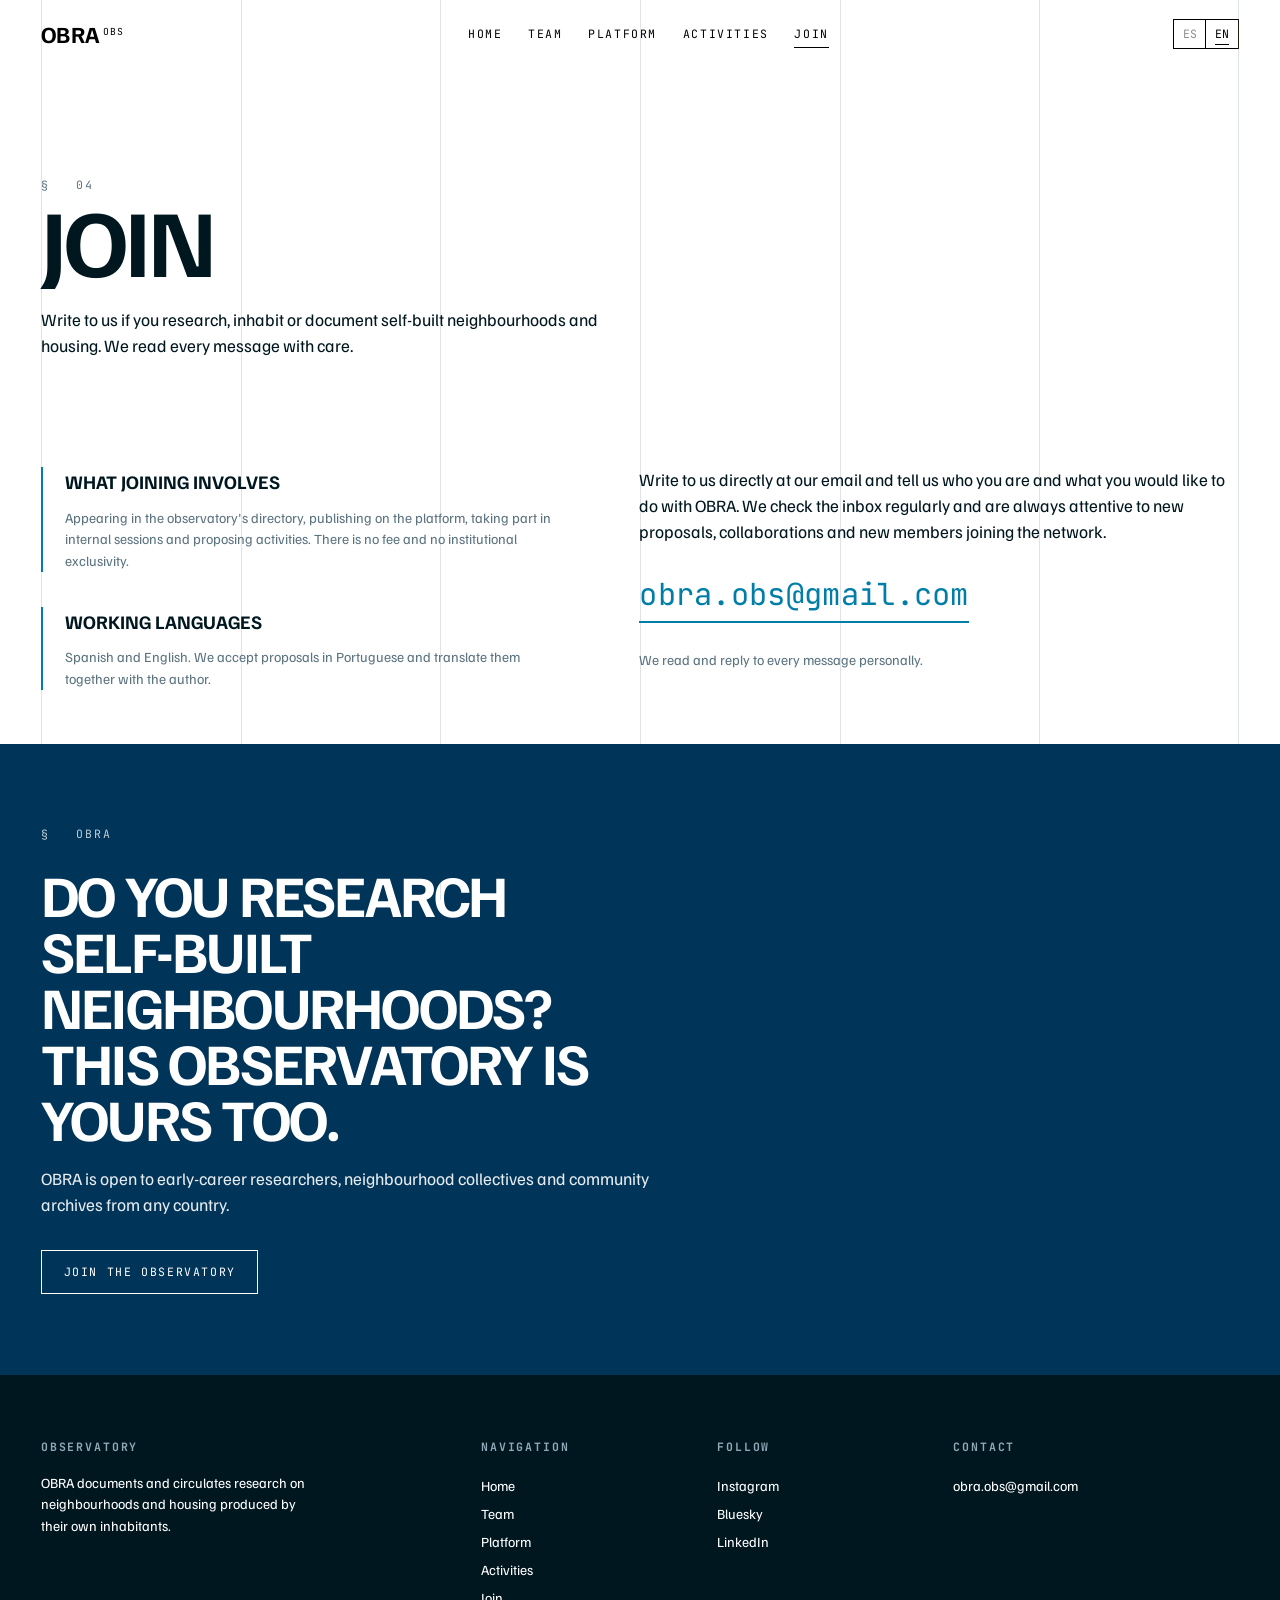
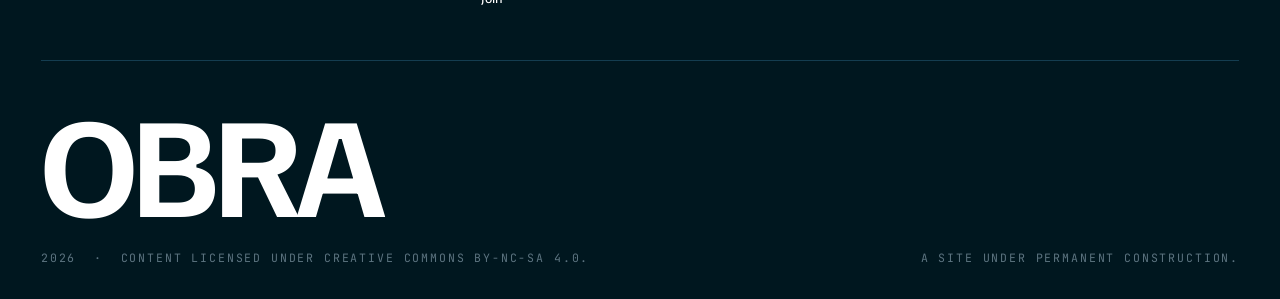
<file: unete.html>
<!DOCTYPE html>
<html lang="es">
<head>
  <meta charset="utf-8">
  <meta name="viewport" content="width=device-width, initial-scale=1">
  <title>Únete · OBRA</title>
  <meta name="description" content="Súmate al observatorio de barrios y residencias autoconstruidas.">
  <meta name="theme-color" content="#00171F">
  <meta property="og:type" content="website">
  <meta property="og:title" content="Únete · OBRA">
  <meta property="og:description" content="Súmate al observatorio de barrios y residencias autoconstruidas.">
  <meta property="og:site_name" content="OBRA">
  <link rel="icon" href="data:image/svg+xml,%3Csvg xmlns=%27http://www.w3.org/2000/svg%27 viewBox=%270 0 100 100%27%3E%3Crect width=%27100%27 height=%27100%27 fill=%27%2300171F%27/%3E%3Ccircle cx=%2750%27 cy=%2750%27 r=%2726%27 fill=%27none%27 stroke=%27%23007EA7%27 stroke-width=%2712%27/%3E%3C/svg%3E">
  <link rel="preload" href="assets/fonts/familjen-grotesk-var.woff2" as="font" type="font/woff2" crossorigin>
  <link rel="preload" href="assets/fonts/jetbrains-mono-var.woff2" as="font" type="font/woff2" crossorigin>
  <link rel="stylesheet" href="assets/css/style.css">
</head>
<body data-page="join">
  <a class="skip-link" href="#main" data-i18n="skip">Ir al contenido</a>
  <div class="grid-lines" aria-hidden="true"><span></span><span></span><span></span><span></span><span></span><span></span></div>
  <header class="site-header">
    <div class="wrap">
      <a class="brand" href="index.html">Obra<sup>obs</sup></a>
      <nav class="nav" id="site-nav" data-open="false" aria-label="Principal">
        <a href="index.html" data-i18n="nav.home">Inicio</a>
        <a href="equipo.html" data-i18n="nav.team">Equipo</a>
        <a href="plataforma.html" data-i18n="nav.platform">Plataforma</a>
        <a href="actividades.html" data-i18n="nav.activities">Actividades</a>
        <a href="unete.html" data-i18n="nav.join" aria-current="page">Únete</a>
      </nav>
      <div class="header-tools">
        <div class="lang" role="group" aria-label="Idioma / Language">
          <button type="button" data-lang-btn="es" aria-pressed="true">ES</button>
          <button type="button" data-lang-btn="en" aria-pressed="false">EN</button>
        </div>
        <button class="nav-toggle" type="button" aria-expanded="false" aria-controls="site-nav" data-i18n="nav.menu">Menú</button>
      </div>
    </div>
  </header>
  <main id="main">
    <section class="page-head wrap">
      <p class="meta">§ &nbsp; 04</p>
      <h1 class="display h-xxl" data-i18n="join.title">Únete</h1>
      <p class="lede" data-i18n="join.lede"></p>
    </section>

    <section class="section section--tight">
      <div class="wrap form-layout">

        <div>
          <div class="aside-block">
            <h3 data-i18n="join.a1.h"></h3>
            <p data-i18n="join.a1.p"></p>
          </div>
          <div class="aside-block">
            <h3 data-i18n="join.a2.h"></h3>
            <p data-i18n="join.a2.p"></p>
          </div>
        </div>

        <div class="join-invite">
          <p class="lede" data-i18n="join.invite"></p>
          <a class="mailto-cta" data-contact-email href="#">obra.obs@gmail.com</a>
          <p class="form__note" data-i18n="join.note2"></p>
        </div>

      </div>
    </section>
  </main>
  <section class="cta">
    <div class="wrap">
      <p class="meta" style="color:inherit;opacity:.75">§ &nbsp; OBRA</p>
      <h2 class="display h-xl" data-i18n="cta.title" style="margin-top:1.5rem">¿Investigas barrios autoconstruidos?</h2>
      <p class="lede" style="color:inherit;margin-top:1.25rem;opacity:.9" data-i18n="cta.text"></p>
      <a class="btn" href="unete.html" data-i18n="cta.btn">Súmate al observatorio</a>
    </div>
  </section>

  <footer class="site-footer">
    <div class="wrap">
      <div class="footer-grid">
        <div>
          <h4 data-i18n="footer.about.h">Observatorio</h4>
          <p style="font-size:.875rem;max-width:34ch" data-i18n="footer.about.p"></p>
        </div>
        <div>
          <h4 data-i18n="footer.nav.h">Navegación</h4>
          <ul>
            <li><a href="index.html" data-i18n="nav.home">Inicio</a></li>
            <li><a href="equipo.html" data-i18n="nav.team">Equipo</a></li>
            <li><a href="plataforma.html" data-i18n="nav.platform">Plataforma</a></li>
            <li><a href="actividades.html" data-i18n="nav.activities">Actividades</a></li>
            <li><a href="unete.html" data-i18n="nav.join">Únete</a></li>
          </ul>
        </div>
        <div>
          <h4 data-i18n="footer.follow.h">Seguir</h4>
          <ul id="footer-social"></ul>
        </div>
        <div>
          <h4 data-i18n="footer.contact.h">Contacto</h4>
          <ul>
            <li><a data-contact-email href="#">obra.obs@gmail.com</a></li>
          </ul>
        </div>
      </div>
      <div class="footer-mark" aria-hidden="true">Obra</div>
      <div class="footer-legal">
        <p class="meta"><span id="footer-year">2026</span> &nbsp;·&nbsp; <span data-i18n="footer.rights"></span></p>
        <p class="meta" data-i18n="footer.credit"></p>
      </div>
    </div>
  </footer>

  <script src="assets/js/content.js"></script>
  <script src="assets/js/main.js"></script>
</body>
</html>
</file>
<file: assets/css/style.css>
/* --------------------------------------------------------------------------
   0. TIPOGRAFÍAS (alojadas en el propio sitio, sin depender de terceros)

   Familjen Grotesk, de Familjen (distribuida por Fontshare), para títulos
   y texto. Es una fuente variable: un solo archivo cubre de 400 a 700.
   JetBrains Mono para las etiquetas técnicas en versalitas.
   -------------------------------------------------------------------------- */
@font-face {
  font-family: "Familjen Grotesk";
  src: url("../fonts/familjen-grotesk-var.woff2") format("woff2-variations");
  font-weight: 400 700;
  font-display: swap;
  unicode-range: U+0000-00FF, U+0131, U+0152-0153, U+02BB-02BC, U+02C6, U+02DA,
    U+02DC, U+0304, U+0308, U+0329, U+2000-206F, U+20AC, U+2122, U+2191, U+2193,
    U+2212, U+2215, U+FEFF, U+FFFD;
}
@font-face {
  font-family: "Familjen Grotesk";
  src: url("../fonts/familjen-grotesk-var-ext.woff2") format("woff2-variations");
  font-weight: 400 700;
  font-display: swap;
  unicode-range: U+0100-02BA, U+02BD-02C5, U+02C7-02CC, U+02CE-02D7, U+02DD-02FF,
    U+0304, U+0308, U+0329, U+1D00-1DBF, U+1E00-1E9F, U+1EF2-1EFF, U+2020,
    U+20A0-20AB, U+20AD-20C0, U+2113, U+2C60-2C7F, U+A720-A7FF;
}
@font-face {
  font-family: "JetBrains Mono";
  src: url("../fonts/jetbrains-mono-var.woff2") format("woff2-variations");
  font-weight: 100 800;
  font-display: swap;
  unicode-range: U+0000-00FF, U+0131, U+0152-0153, U+02BB-02BC, U+02C6, U+02DA,
    U+02DC, U+0304, U+0308, U+0329, U+2000-206F, U+20AC, U+2122, U+2191, U+2193,
    U+2212, U+2215, U+FEFF, U+FFFD;
}
@font-face {
  font-family: "JetBrains Mono";
  src: url("../fonts/jetbrains-mono-var-ext.woff2") format("woff2-variations");
  font-weight: 100 800;
  font-display: swap;
  unicode-range: U+0100-02BA, U+02BD-02C5, U+02C7-02CC, U+02CE-02D7, U+02DD-02FF,
    U+0304, U+0308, U+0329, U+1D00-1DBF, U+1E00-1E9F, U+1EF2-1EFF, U+2020,
    U+20A0-20AB, U+20AD-20C0, U+2113, U+2C60-2C7F, U+A720-A7FF;
}

/* --------------------------------------------------------------------------
   1. VARIABLES
   -------------------------------------------------------------------------- */
:root {
  /* Color
     --------------------------------------------------------------------
     paper      #FFFFFF  Blanco, fondo general
     ink        #00171F  Ink Black, texto y secciones oscuras
     deep       #003459  Deep Space Blue, franja de llamado a la acción
     accent     #007EA7  Cerulean, detalles sobre fondo claro
     accent-lt  #00A8E8  Cerulean claro, detalles sobre fondo oscuro
                         (necesario para que el azul se lea sobre el negro)
     -------------------------------------------------------------------- */
  --paper:      #FFFFFF;
  --paper-2:    #EDF3F6;
  --ink:        #00171F;
  --deep:       #003459;
  --accent:     #007EA7;
  --accent-lt:  #00A8E8;
  --muted:      #5C7480;
  --muted-dk:   #8FA9B6;
  --line:       #D8E2E8;
  --line-dk:    #143D50;

  /* Tipografía */
  --display: "Familjen Grotesk", "Helvetica Neue", Arial, sans-serif;
  --body:    "Familjen Grotesk", "Helvetica Neue", Arial, sans-serif;
  --mono:    "JetBrains Mono", ui-monospace, "SF Mono", Menlo, monospace;

  /* Escala fluida */
  --fs-mega:  clamp(3.5rem, 16vw, 15rem);
  --fs-xxl:   clamp(2.6rem, 7.5vw, 6.5rem);
  --fs-xl:    clamp(2rem, 4.6vw, 3.8rem);
  --fs-lg:    clamp(1.5rem, 2.6vw, 2.2rem);
  --fs-md:    clamp(1.05rem, 1.35vw, 1.28rem);
  --fs-base:  1rem;
  --fs-sm:    0.875rem;
  --fs-xs:    0.72rem;

  /* Ritmo */
  --gutter:   clamp(1.15rem, 3.2vw, 3rem);
  --section:  clamp(4.5rem, 11vh, 9rem);
  --maxw:     1680px;
  --header-h: 68px;

  /* Movimiento */
  --ease: cubic-bezier(0.16, 0.84, 0.44, 1);
}

/* --------------------------------------------------------------------------
   2. RESET
   -------------------------------------------------------------------------- */
*, *::before, *::after { box-sizing: border-box; }

html {
  -webkit-text-size-adjust: 100%;
  scroll-behavior: smooth;
}

body {
  margin: 0;
  background: var(--paper);
  color: var(--ink);
  font-family: var(--body);
  font-size: var(--fs-base);
  line-height: 1.55;
  font-synthesis: none;
  -webkit-font-smoothing: antialiased;
  overflow-x: hidden;
}

img, svg { display: block; max-width: 100%; }
a { color: inherit; text-decoration: none; }
button { font: inherit; color: inherit; background: none; border: 0; cursor: pointer; }
h1, h2, h3, h4, p, figure, ul, ol { margin: 0; }
ul, ol { list-style: none; padding: 0; }

::selection { background: var(--accent); color: var(--paper); }

/* --------------------------------------------------------------------------
   3. UTILIDADES DE LAYOUT
   -------------------------------------------------------------------------- */
.wrap {
  width: 100%;
  max-width: var(--maxw);
  margin-inline: auto;
  padding-inline: var(--gutter);
}

.section { padding-block: var(--section); position: relative; }
.section--tight { padding-block: clamp(3rem, 6vh, 5rem); }
.section--dark { background: var(--ink); color: var(--paper); }
.section--dark ::selection { background: var(--paper); color: var(--ink); }

.rule { height: 1px; background: var(--line); border: 0; margin: 0; }
.section--dark .rule { background: var(--line-dk); }

/* Grilla de fondo, hairlines verticales */
.grid-lines {
  position: fixed;
  inset: 0;
  z-index: 0;
  pointer-events: none;
  max-width: var(--maxw);
  margin-inline: auto;
  padding-inline: var(--gutter);
  display: grid;
  grid-template-columns: repeat(6, 1fr);
}
.grid-lines span { border-left: 1px solid rgba(0, 52, 89, 0.13); }
.grid-lines span:last-child { border-right: 1px solid rgba(0, 52, 89, 0.13); }
@media (max-width: 800px) { .grid-lines { grid-template-columns: repeat(3, 1fr); } }

/* --------------------------------------------------------------------------
   4. TIPOGRAFÍA
   -------------------------------------------------------------------------- */
.display {
  font-family: var(--display);
  font-weight: 700;
  line-height: 0.95;
  letter-spacing: -0.03em;
  text-transform: uppercase;
}

.h-mega { font-size: var(--fs-mega); }
.h-xxl  { font-size: var(--fs-xxl); }
.h-xl   { font-size: var(--fs-xl); }
.h-lg   { font-size: var(--fs-lg); line-height: 1.08; letter-spacing: -0.02em; }

.lede {
  font-size: var(--fs-md);
  line-height: 1.5;
  max-width: 62ch;
  color: var(--ink);
}
.section--dark .lede { color: var(--paper); }

.meta {
  font-family: var(--mono);
  font-size: var(--fs-xs);
  letter-spacing: 0.16em;
  text-transform: uppercase;
  color: var(--muted);
}
.section--dark .meta { color: var(--muted-dk); }

.accent { color: var(--accent); }

.section-head {
  display: flex;
  align-items: baseline;
  gap: 1.25rem;
  flex-wrap: wrap;
  padding-bottom: 1.1rem;
  border-bottom: 1px solid var(--line);
  margin-bottom: clamp(2rem, 5vh, 3.5rem);
}
.section--dark .section-head { border-bottom-color: var(--line-dk); }
.section-head .meta { flex: 0 0 auto; }
.section-head h2 { flex: 1 1 auto; }

/* --------------------------------------------------------------------------
   5. HEADER
   -------------------------------------------------------------------------- */
.site-header {
  position: fixed;
  top: 0; left: 0; right: 0;
  z-index: 100;
  height: var(--header-h);
  display: flex;
  align-items: center;
  mix-blend-mode: difference;
  color: #fff;
  -webkit-font-smoothing: antialiased;
}
.site-header .wrap {
  display: flex;
  align-items: center;
  justify-content: space-between;
  gap: 1rem;
}

.brand {
  font-family: var(--display);
  font-weight: 700;
  font-size: 1.45rem;
  letter-spacing: 0.02em;
  line-height: 1;
  text-transform: uppercase;
}
.brand sup {
  font-family: var(--mono);
  font-size: 0.42em;
  letter-spacing: 0.1em;
  vertical-align: super;
  font-weight: 400;
  margin-left: 0.35em;
}

.nav { display: flex; align-items: center; gap: clamp(0.9rem, 2vw, 2rem); }
.nav a {
  font-family: var(--mono);
  font-size: var(--fs-xs);
  letter-spacing: 0.14em;
  text-transform: uppercase;
  padding-block: 0.4rem;
  position: relative;
}
.nav a::after {
  content: "";
  position: absolute;
  left: 0; bottom: 0.1rem;
  width: 100%; height: 1px;
  background: currentColor;
  transform: scaleX(0);
  transform-origin: left;
  transition: transform 0.35s var(--ease);
}
.nav a:hover::after, .nav a[aria-current="page"]::after { transform: scaleX(1); }

.lang {
  display: flex;
  align-items: center;
  font-family: var(--mono);
  font-size: var(--fs-xs);
  letter-spacing: 0.12em;
  border: 1px solid currentColor;
}
.lang button {
  padding: 0.3rem 0.55rem;
  opacity: 0.45;
  transition: opacity 0.25s;
  position: relative;
}
.lang button + button { border-left: 1px solid currentColor; }
.lang button[aria-pressed="true"] { opacity: 1; }
.lang button[aria-pressed="true"]::after {
  content: "";
  position: absolute;
  left: 0.55rem; right: 0.55rem; bottom: 0.16rem;
  height: 1px;
  background: currentColor;
}
.lang button:hover { opacity: 1; }

.header-tools { display: flex; align-items: center; gap: 0.75rem; }

.nav-toggle { display: none; }

@media (max-width: 900px) {
  .nav-toggle {
    display: block;
    font-family: var(--mono);
    font-size: var(--fs-xs);
    letter-spacing: 0.14em;
    text-transform: uppercase;
    border: 1px solid currentColor;
    padding: 0.3rem 0.6rem;
  }
  .nav {
    position: fixed;
    inset: 0;
    z-index: 1;
    background: var(--ink);
    color: var(--paper);
    flex-direction: column;
    justify-content: center;
    gap: 1.5rem;
    transform: translateY(-100%);
    transition: transform 0.5s var(--ease);
    mix-blend-mode: normal;
  }
  /* La marca y los controles quedan por encima del panel desplegado
     para que el botón de cierre siga siendo pulsable. */
  .brand, .header-tools { position: relative; z-index: 2; }
  .nav[data-open="true"] { transform: translateY(0); }
  .nav a { font-size: 1.5rem; font-family: var(--display); letter-spacing: 0; text-transform: uppercase; }
  body[data-nav="open"] .site-header { mix-blend-mode: normal; color: var(--paper); }
}

/* --------------------------------------------------------------------------
   6. HERO
   -------------------------------------------------------------------------- */
.hero {
  min-height: 100svh;
  padding-top: calc(var(--header-h) + 2rem);
  padding-bottom: 2rem;
  display: flex;
  flex-direction: column;
  justify-content: space-between;
  position: relative;
  overflow: hidden;
}

.hero__type {
  font-family: var(--display);
  font-weight: 700;
  font-size: clamp(5rem, 38vw, 41rem);
  line-height: 0.80;
  letter-spacing: -0.045em;
  text-transform: uppercase;
  margin-block: auto;
}
.hero__type span { display: block; }

.hero__top {
  display: grid;
  grid-template-columns: repeat(12, 1fr);
  gap: 1rem;
  align-items: start;
}
.hero__top .meta:nth-child(1) { grid-column: 1 / span 4; }
.hero__top .meta:nth-child(2) { grid-column: 5 / span 4; }
.hero__top .meta:nth-child(3) { grid-column: 9 / span 4; text-align: right; }

.hero__bottom {
  display: grid;
  grid-template-columns: repeat(12, 1fr);
  gap: 1.5rem;
  align-items: end;
  padding-top: 1.25rem;
  border-top: 1px solid var(--line);
}
.hero__bottom .lede { grid-column: 1 / span 6; }
.hero__bottom .hero__scroll { grid-column: 10 / span 3; text-align: right; }

@media (max-width: 800px) {
  .hero__top .meta:nth-child(1) { grid-column: 1 / span 12; }
  .hero__top .meta:nth-child(2),
  .hero__top .meta:nth-child(3) { display: none; }
  .hero__bottom .lede { grid-column: 1 / span 12; }
  .hero__bottom .hero__scroll { grid-column: 1 / span 12; text-align: left; }
}

.hero__scroll span {
  display: inline-block;
  animation: bob 2.4s var(--ease) infinite;
}
@keyframes bob { 0%,100% { transform: translateY(0); } 50% { transform: translateY(6px); } }

/* --------------------------------------------------------------------------
   7. MARQUEE
   -------------------------------------------------------------------------- */
.marquee {
  border-block: 1px solid var(--line);
  padding-block: 0.85rem;
  overflow: hidden;
  white-space: nowrap;
  background: var(--accent);
  color: var(--paper);
  border-color: var(--accent);
}
.marquee__track {
  display: inline-flex;
  gap: 2.5rem;
  animation: slide 38s linear infinite;
  font-family: var(--mono);
  font-size: var(--fs-xs);
  letter-spacing: 0.2em;
  text-transform: uppercase;
}
.marquee__track > span { flex: 0 0 auto; }
@keyframes slide { from { transform: translateX(0); } to { transform: translateX(-50%); } }

/* --------------------------------------------------------------------------
   8. MANIFIESTO
   -------------------------------------------------------------------------- */
.manifesto { counter-reset: thesis; }

.thesis {
  display: grid;
  grid-template-columns: 5rem 1fr;
  gap: clamp(1rem, 3vw, 3rem);
  padding-block: clamp(2rem, 4.5vh, 3.25rem);
  border-top: 1px solid var(--line-dk);
  align-items: start;
}
.thesis:last-child { border-bottom: 1px solid var(--line-dk); }
.thesis__num {
  font-family: var(--mono);
  font-size: var(--fs-xs);
  letter-spacing: 0.16em;
  color: var(--accent-lt);
  padding-top: 0.6rem;
}
.thesis h3 {
  font-family: var(--display);
  font-weight: 700;
  font-size: clamp(1.55rem, 3.1vw, 2.6rem);
  line-height: 1.1;
  letter-spacing: -0.025em;
  text-transform: uppercase;
  margin-bottom: 0.85rem;
}
.thesis p { color: var(--muted-dk); max-width: 60ch; }

@media (max-width: 700px) {
  .thesis { grid-template-columns: 1fr; gap: 0.5rem; }
  .thesis__num { padding-top: 0; }
}

/* --------------------------------------------------------------------------
   9. TARJETAS Y GRILLAS DE CONTENIDO
   -------------------------------------------------------------------------- */
.cols-3 {
  display: grid;
  grid-template-columns: repeat(3, 1fr);
  gap: 1px;
  background: var(--line);
  border: 1px solid var(--line);
}
.cols-3 > * { background: var(--paper); padding: clamp(1.5rem, 3vw, 2.4rem); }
@media (max-width: 900px) { .cols-3 { grid-template-columns: 1fr; } }

.axiom h3 {
  font-family: var(--display);
  font-weight: 700;
  font-size: 1.35rem;
  text-transform: uppercase;
  letter-spacing: -0.015em;
  margin-block: 0.9rem 0.6rem;
}
.axiom p { color: var(--muted); font-size: var(--fs-sm); }

/* Índice tipo lista (Plataforma, Actividades) */
.index { border-top: 1px solid var(--line); }

.entry {
  display: grid;
  grid-template-columns: 6.5rem 1fr 12rem 8rem;
  gap: 1.5rem;
  align-items: baseline;
  padding-block: 1.5rem;
  border-bottom: 1px solid var(--line);
  transition: background 0.3s var(--ease), padding 0.3s var(--ease), color 0.3s var(--ease);
}
.entry:hover { background: var(--ink); color: var(--paper); padding-inline: 1.25rem; }
.entry:hover .meta, .entry:hover .entry__desc { color: var(--muted-dk); }
.entry:hover .entry__tag { border-color: var(--paper); }

.entry__year { font-family: var(--mono); font-size: var(--fs-sm); }
.entry__title {
  font-family: var(--display);
  font-weight: 700;
  font-size: clamp(1.15rem, 1.9vw, 1.7rem);
  line-height: 1.14;
  letter-spacing: -0.02em;
  text-transform: uppercase;
}
.entry__desc { color: var(--muted); font-size: var(--fs-sm); margin-top: 0.4rem; max-width: 58ch; }
.entry__tag {
  justify-self: start;
  font-family: var(--mono);
  font-size: var(--fs-xs);
  letter-spacing: 0.12em;
  text-transform: uppercase;
  border: 1px solid var(--line);
  padding: 0.22rem 0.55rem;
  transition: border-color 0.3s;
}
.entry__go { font-family: var(--mono); font-size: var(--fs-sm); text-align: right; }

@media (max-width: 1000px) {
  .entry { grid-template-columns: 4.5rem 1fr; }
  .entry__tag { grid-column: 2; justify-self: start; }
  .entry__go { display: none; }
}

/* Filtros */
.filters { display: flex; flex-wrap: wrap; gap: 0.5rem; margin-bottom: 2rem; }
.filters button {
  font-family: var(--mono);
  font-size: var(--fs-xs);
  letter-spacing: 0.12em;
  text-transform: uppercase;
  border: 1px solid var(--line);
  padding: 0.4rem 0.8rem;
  transition: all 0.25s var(--ease);
}
.filters button:hover { border-color: var(--ink); }
.filters button[aria-pressed="true"] { background: var(--ink); color: var(--paper); border-color: var(--ink); }

.block-note {
  border: 1px solid var(--line);
  padding: clamp(1.6rem, 3vw, 2.6rem);
  max-width: 46rem;
}
.block-note h3 {
  font-family: var(--display);
  font-weight: 700;
  font-size: 1.35rem;
  text-transform: uppercase;
  letter-spacing: -0.015em;
  margin-block: 0.9rem 0.6rem;
}
.block-note p { color: var(--muted); font-size: var(--fs-sm); max-width: 52ch; }

/* --------------------------------------------------------------------------
   10. EQUIPO
   -------------------------------------------------------------------------- */
.people {
  display: grid;
  grid-template-columns: repeat(3, 1fr);
  border-top: 1px solid var(--line);
  border-left: 1px solid var(--line);
}
@media (max-width: 1100px) { .people { grid-template-columns: repeat(2, 1fr); } }
@media (max-width: 700px)  { .people { grid-template-columns: 1fr; } }
.person { border-right: 1px solid var(--line); border-bottom: 1px solid var(--line); }
.person { background: var(--paper); padding: clamp(1.4rem, 2.5vw, 2rem); display: flex; flex-direction: column; gap: 1rem; }

.person__portrait {
  aspect-ratio: 4 / 5;
  background: var(--paper-2);
  border: 1px solid var(--line);
  position: relative;
  overflow: hidden;
}
.person__portrait svg { width: 100%; height: 100%; }
.person__photo {
  width: 100%;
  height: 100%;
  object-fit: cover;
  object-position: center;
  display: block;
  filter: grayscale(100%);
  transition: filter 0.5s ease;
}
.person__portrait:hover .person__photo,
.person__portrait:focus-within .person__photo { filter: grayscale(0%); }
@media (prefers-reduced-motion: reduce) { .person__photo { transition: none; } }

.person__name {
  font-family: var(--display);
  font-weight: 700;
  font-size: 1.45rem;
  text-transform: uppercase;
  letter-spacing: -0.02em;
  line-height: 1.06;
}
.person__role { font-size: var(--fs-sm); color: var(--muted); }
.person__bio { font-size: var(--fs-sm); }
.person__works { border-top: 1px solid var(--line); padding-top: 0.8rem; margin-top: auto; }
.person__works li { font-size: var(--fs-sm); padding-block: 0.3rem; border-bottom: 1px dotted var(--line); }
.person__works li:last-child { border-bottom: 0; }
.person__links { display: flex; gap: 0.8rem; flex-wrap: wrap; }
.person__links a {
  font-family: var(--mono);
  font-size: var(--fs-xs);
  letter-spacing: 0.1em;
  text-transform: uppercase;
  border-bottom: 1px solid var(--accent);
  padding-bottom: 2px;
}
.person__links a:hover { color: var(--accent); }

.person--open {
  background: var(--ink);
  color: var(--paper);
  justify-content: center;
  align-items: flex-start;
  gap: 1.2rem;
}
.person--open .person__role { color: var(--muted-dk); }
.person--open .btn:hover { background: var(--paper); color: var(--ink); }

/* --------------------------------------------------------------------------
   11. ACTIVIDADES
   -------------------------------------------------------------------------- */
.event {
  display: grid;
  grid-template-columns: 10.5rem 1fr 10rem;
  gap: 1.75rem;
  padding-block: 1.9rem;
  border-bottom: 1px solid var(--line);
  align-items: start;
}
.event__date {
  font-family: var(--display);
  font-weight: 700;
  font-size: 1.6rem;
  line-height: 1;
  text-transform: uppercase;
}
.event__date small { display: block; font-family: var(--mono); font-size: var(--fs-xs); font-weight: 400; letter-spacing: 0.14em; color: var(--muted); margin-top: 0.4rem; }
.event__title { font-family: var(--display); font-weight: 700; font-size: clamp(1.25rem, 2.2vw, 1.9rem); text-transform: uppercase; letter-spacing: -0.02em; line-height: 1.1; }
.event__desc { color: var(--muted); font-size: var(--fs-sm); margin-top: 0.55rem; max-width: 60ch; }
.event__cta { text-align: right; }
.event--past { opacity: 0.5; }

@media (max-width: 900px) {
  .event { grid-template-columns: 1fr; gap: 0.75rem; }
  .event__cta { text-align: left; }
}

/* --------------------------------------------------------------------------
   12. BOTONES
   -------------------------------------------------------------------------- */
.btn {
  display: inline-flex;
  align-items: center;
  gap: 0.6rem;
  font-family: var(--mono);
  font-size: var(--fs-xs);
  letter-spacing: 0.14em;
  text-transform: uppercase;
  border: 1px solid currentColor;
  padding: 0.75rem 1.35rem;
  transition: background 0.3s var(--ease), color 0.3s var(--ease);
}
.btn:hover { background: var(--ink); color: var(--paper); }
.btn--accent { background: var(--accent); border-color: var(--accent); color: var(--paper); }
.btn--accent:hover { background: var(--ink); border-color: var(--ink); }
.section--dark .btn:hover { background: var(--paper); color: var(--ink); }

/* --------------------------------------------------------------------------
   13. FORMULARIO
   -------------------------------------------------------------------------- */
.form-layout {
  display: grid;
  grid-template-columns: 1fr 1.15fr;
  gap: clamp(2rem, 6vw, 5rem);
  align-items: start;
}
@media (max-width: 900px) { .form-layout { grid-template-columns: 1fr; } }

.form { display: grid; gap: 1.9rem; max-width: 42rem; }
.field { display: grid; gap: 0.45rem; }
.field label {
  font-family: var(--mono);
  font-size: var(--fs-xs);
  letter-spacing: 0.14em;
  text-transform: uppercase;
  color: var(--muted);
}
.field input, .field textarea, .field select {
  font-family: var(--body);
  font-size: var(--fs-base);
  color: var(--ink);
  background: transparent;
  border: 0;
  border-bottom: 1px solid var(--line);
  padding: 0.6rem 0;
  transition: border-color 0.25s;
}
.field input:focus, .field textarea:focus, .field select:focus {
  outline: none;
  border-bottom-color: var(--accent);
}
.field textarea { resize: vertical; min-height: 120px; }
.field--half { display: grid; grid-template-columns: 1fr 1fr; gap: 1.4rem; }
@media (max-width: 600px) { .field--half { grid-template-columns: 1fr; } }

.form__note { font-size: var(--fs-sm); color: var(--muted); }
.form__status { font-family: var(--mono); font-size: var(--fs-sm); }
.form__status[data-state="ok"] { color: var(--accent); }

.join-invite { display: grid; gap: 1.6rem; align-content: start; }
.join-invite .lede { margin: 0; }
.mailto-cta {
  justify-self: start;
  font-family: var(--mono);
  font-size: clamp(1.25rem, 3.4vw, 1.9rem);
  letter-spacing: 0.01em;
  color: var(--accent);
  border-bottom: 2px solid var(--accent);
  padding-bottom: 0.2rem;
  transition: color 0.25s var(--ease), border-color 0.25s var(--ease);
}
.mailto-cta:hover { color: var(--ink); border-color: var(--ink); }

.aside-block { border-left: 2px solid var(--accent); padding-left: 1.4rem; }
.aside-block h3 { font-family: var(--display); font-weight: 700; text-transform: uppercase; font-size: 1.2rem; margin-bottom: 0.6rem; }
.aside-block + .aside-block { margin-top: 2.2rem; }
.aside-block p { color: var(--muted); font-size: var(--fs-sm); }

/* --------------------------------------------------------------------------
   14. CTA Y FOOTER
   -------------------------------------------------------------------------- */
.cta {
  background: var(--deep);
  color: var(--paper);
  padding-block: clamp(3.5rem, 9vh, 7rem);
}
.cta h2 { max-width: 18ch; }
.cta .btn { border-color: var(--paper); margin-top: 2rem; }
.cta .btn:hover { background: var(--paper); color: var(--deep); }

.site-footer { background: var(--ink); color: var(--paper); padding-block: clamp(3rem, 7vh, 5rem) 2rem; }
.footer-grid {
  display: grid;
  grid-template-columns: 2fr 1fr 1fr 1.4fr;
  gap: 2rem;
  padding-bottom: 3rem;
  border-bottom: 1px solid var(--line-dk);
}
@media (max-width: 900px) { .footer-grid { grid-template-columns: 1fr 1fr; } }
@media (max-width: 560px) { .footer-grid { grid-template-columns: 1fr; } }

.footer-grid h4 { font-family: var(--mono); font-size: var(--fs-xs); letter-spacing: 0.16em; text-transform: uppercase; color: var(--muted-dk); margin-bottom: 1rem; }
.footer-grid li { padding-block: 0.2rem; font-size: var(--fs-sm); }
.footer-grid a:hover { color: var(--accent-lt); }
.footer-mark { font-family: var(--display); font-weight: 700; font-size: clamp(3rem, 12vw, 9rem); line-height: 0.92; letter-spacing: -0.04em; text-transform: uppercase; padding-top: 2rem; }
.footer-legal { display: flex; justify-content: space-between; gap: 1rem; flex-wrap: wrap; padding-top: 1.5rem; }

/* --------------------------------------------------------------------------
   15. PÁGINA INTERIOR: CABECERA
   -------------------------------------------------------------------------- */
.page-head {
  padding-top: calc(var(--header-h) + clamp(4rem, 12vh, 8rem));
  padding-bottom: clamp(2.5rem, 6vh, 4rem);
}
.page-head h1 { margin-bottom: 1.4rem; }
.page-head .lede { max-width: 58ch; }

/* --------------------------------------------------------------------------
   16. REVELADO AL HACER SCROLL
   -------------------------------------------------------------------------- */
[data-reveal] {
  opacity: 0;
  transform: translateY(26px);
  transition: opacity 0.85s var(--ease), transform 0.85s var(--ease);
}
[data-reveal].is-visible { opacity: 1; transform: none; }

@media (prefers-reduced-motion: reduce) {
  html { scroll-behavior: auto; }
  [data-reveal] { opacity: 1; transform: none; transition: none; }
  .marquee__track, .hero__scroll span { animation: none; }
}

/* --------------------------------------------------------------------------
   17. ACCESIBILIDAD
   -------------------------------------------------------------------------- */
.skip-link {
  position: absolute;
  left: -9999px;
  top: 0;
  background: var(--ink);
  color: var(--paper);
  padding: 0.75rem 1.25rem;
  z-index: 200;
  font-family: var(--mono);
  font-size: var(--fs-xs);
  letter-spacing: 0.12em;
  text-transform: uppercase;
}
.skip-link:focus { left: 0; }

:focus-visible { outline: 2px solid var(--accent); outline-offset: 3px; }

.visually-hidden {
  position: absolute; width: 1px; height: 1px;
  padding: 0; margin: -1px; overflow: hidden;
  clip: rect(0 0 0 0); white-space: nowrap; border: 0;
}

/* Oculta el idioma inactivo antes de que corra el JS */
[data-i18n]:empty::before { content: "\200B"; }

main { position: relative; z-index: 1; }
</file>
